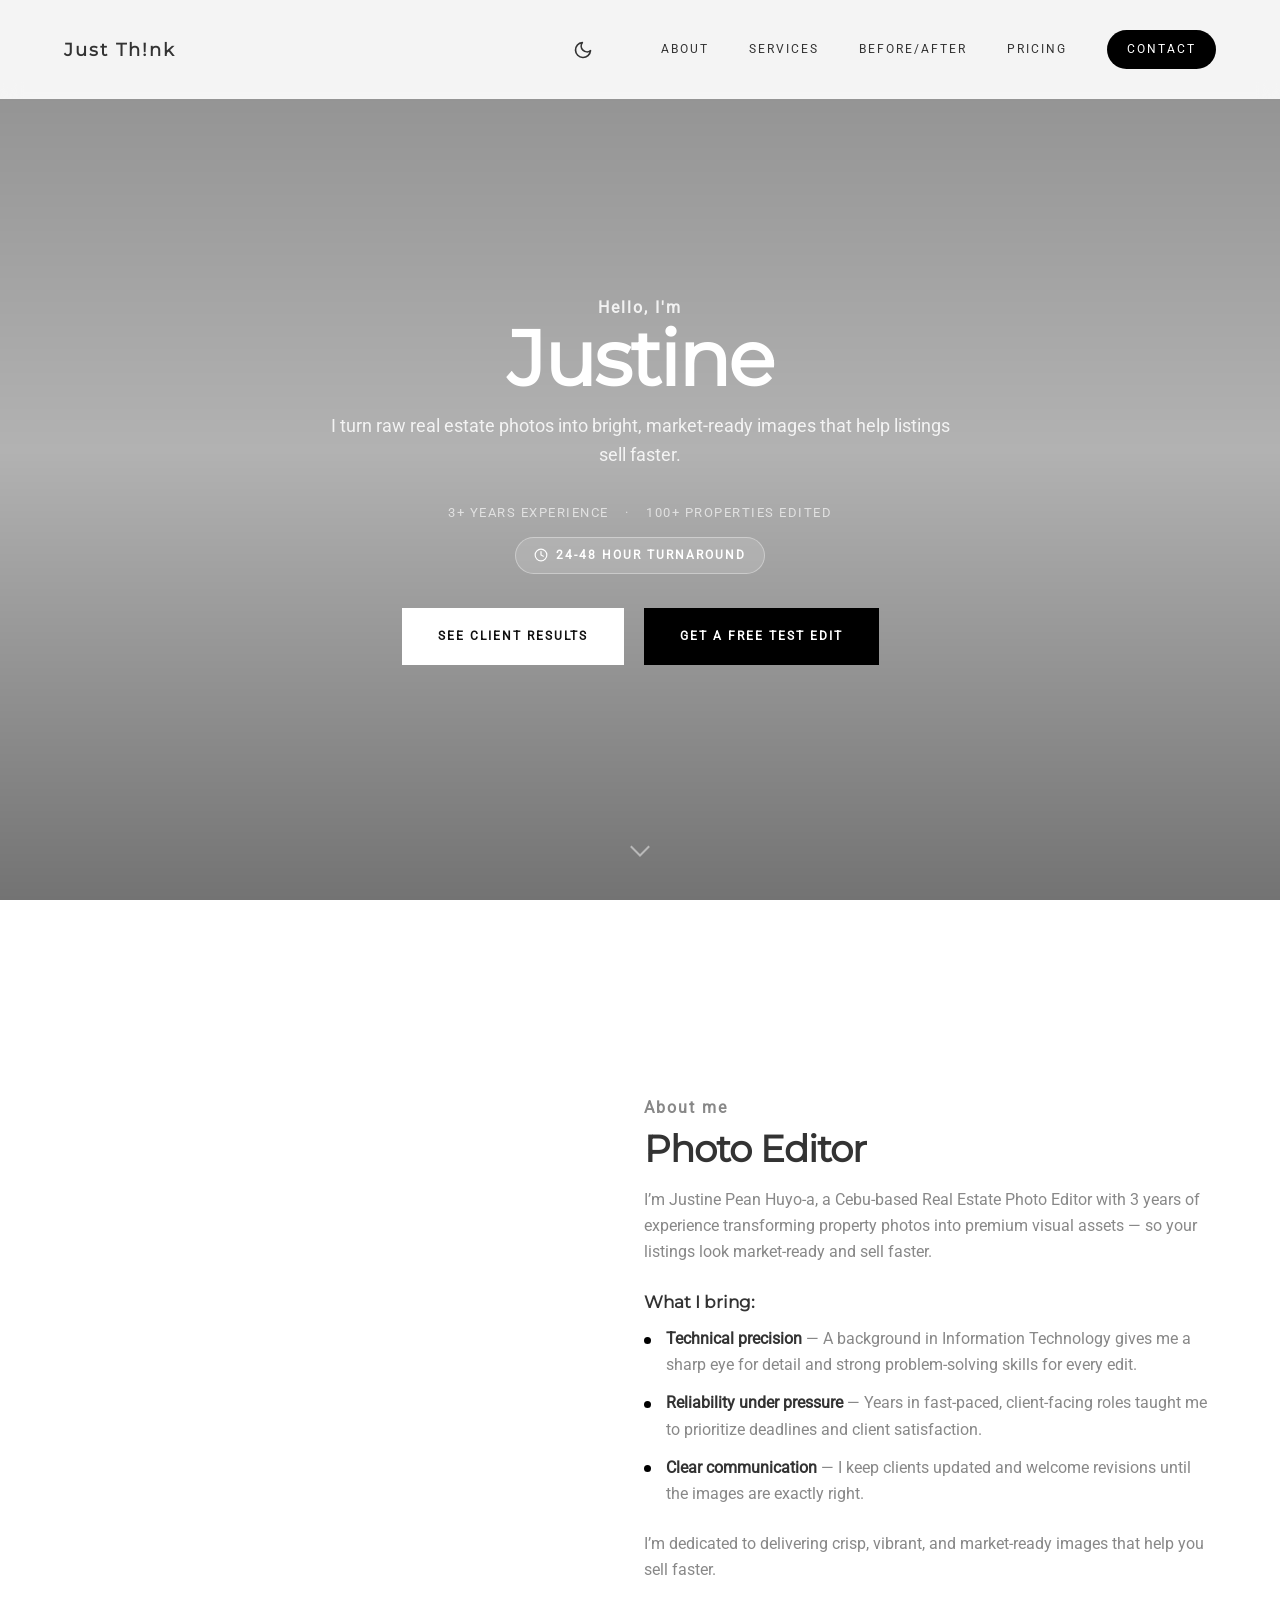
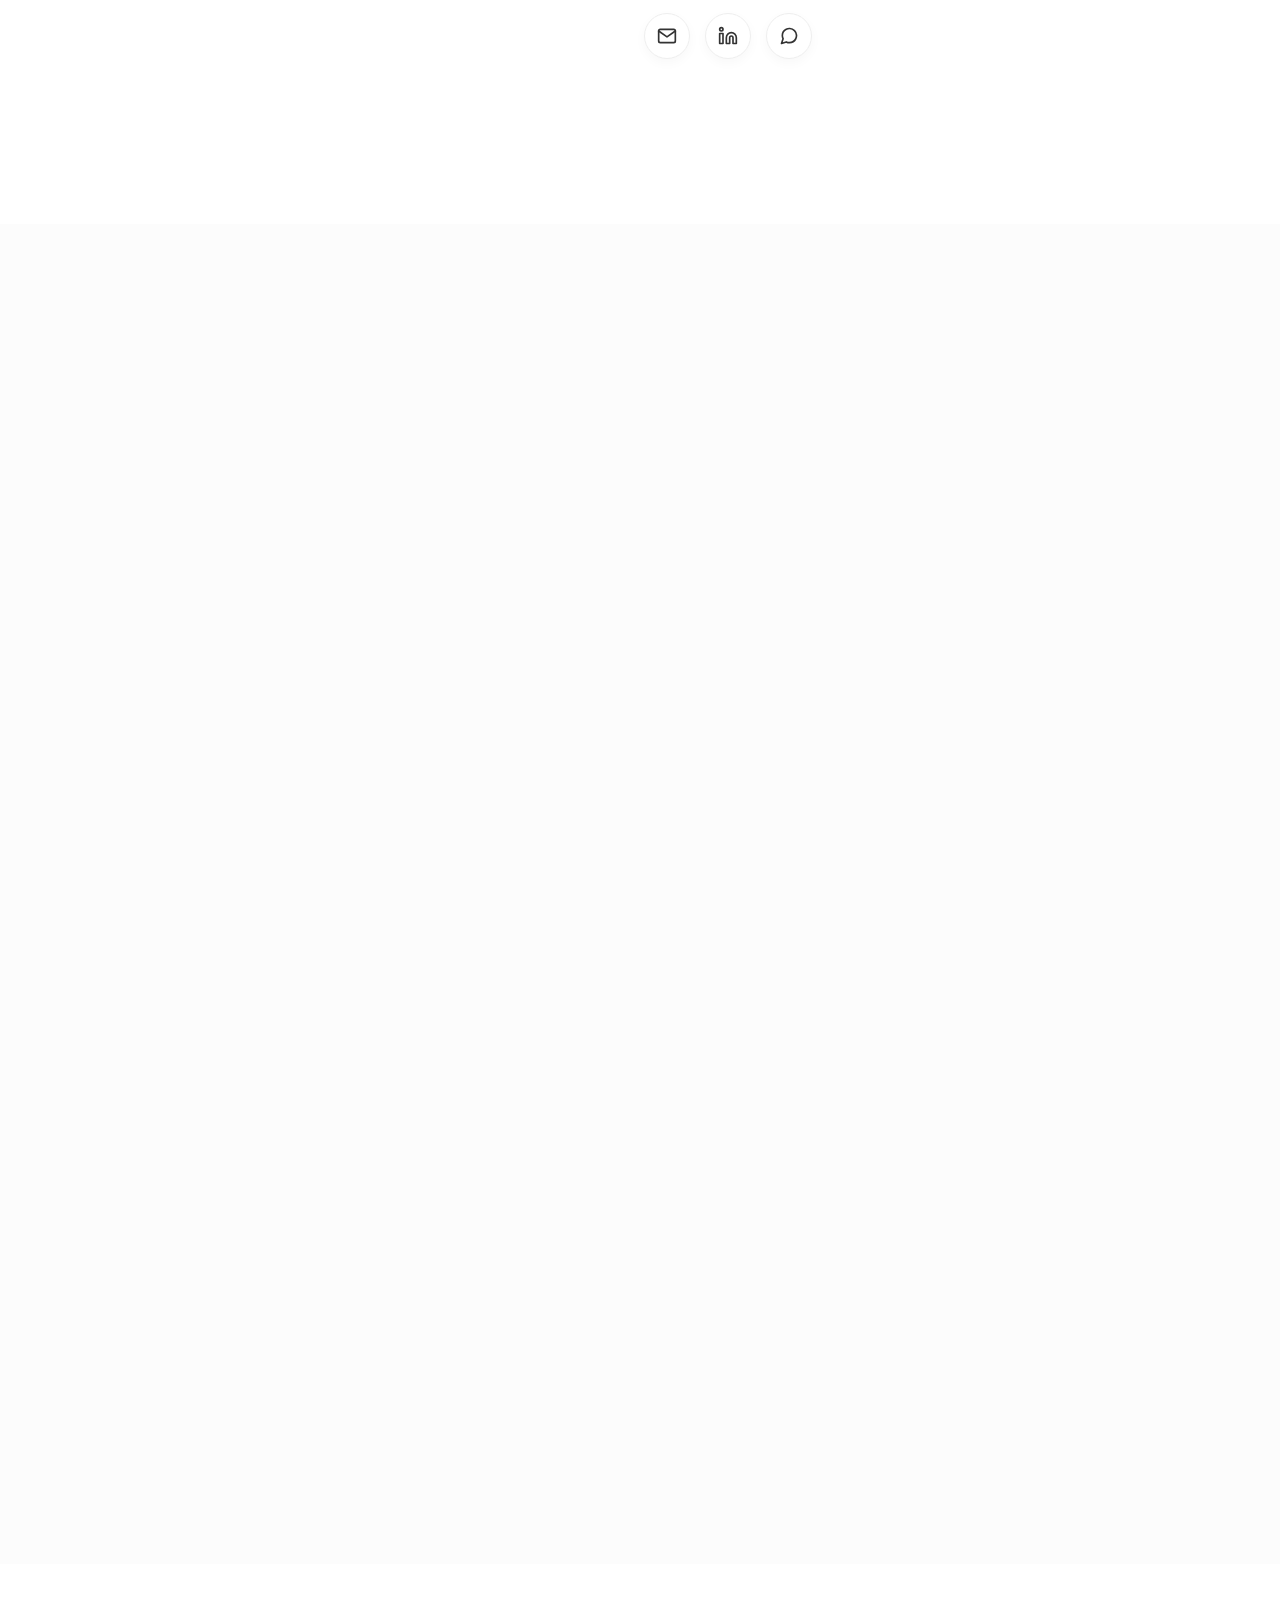
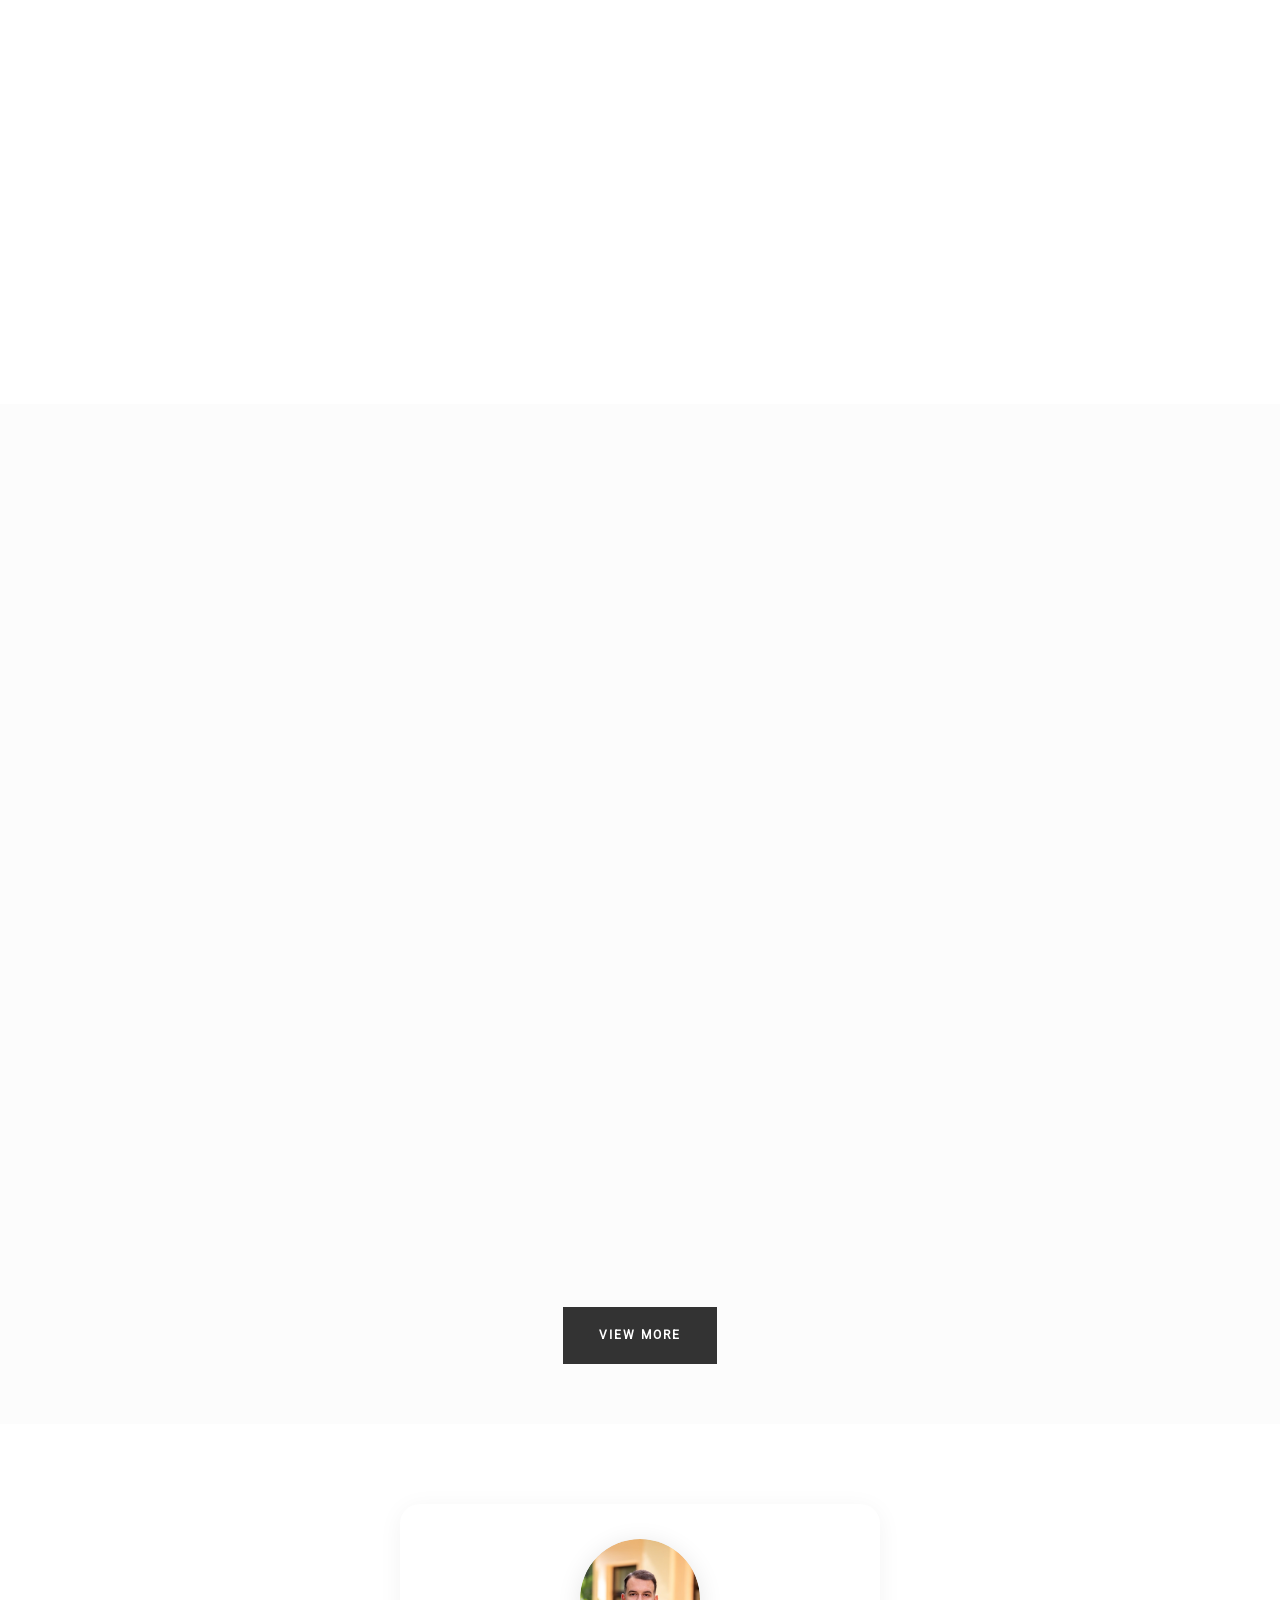
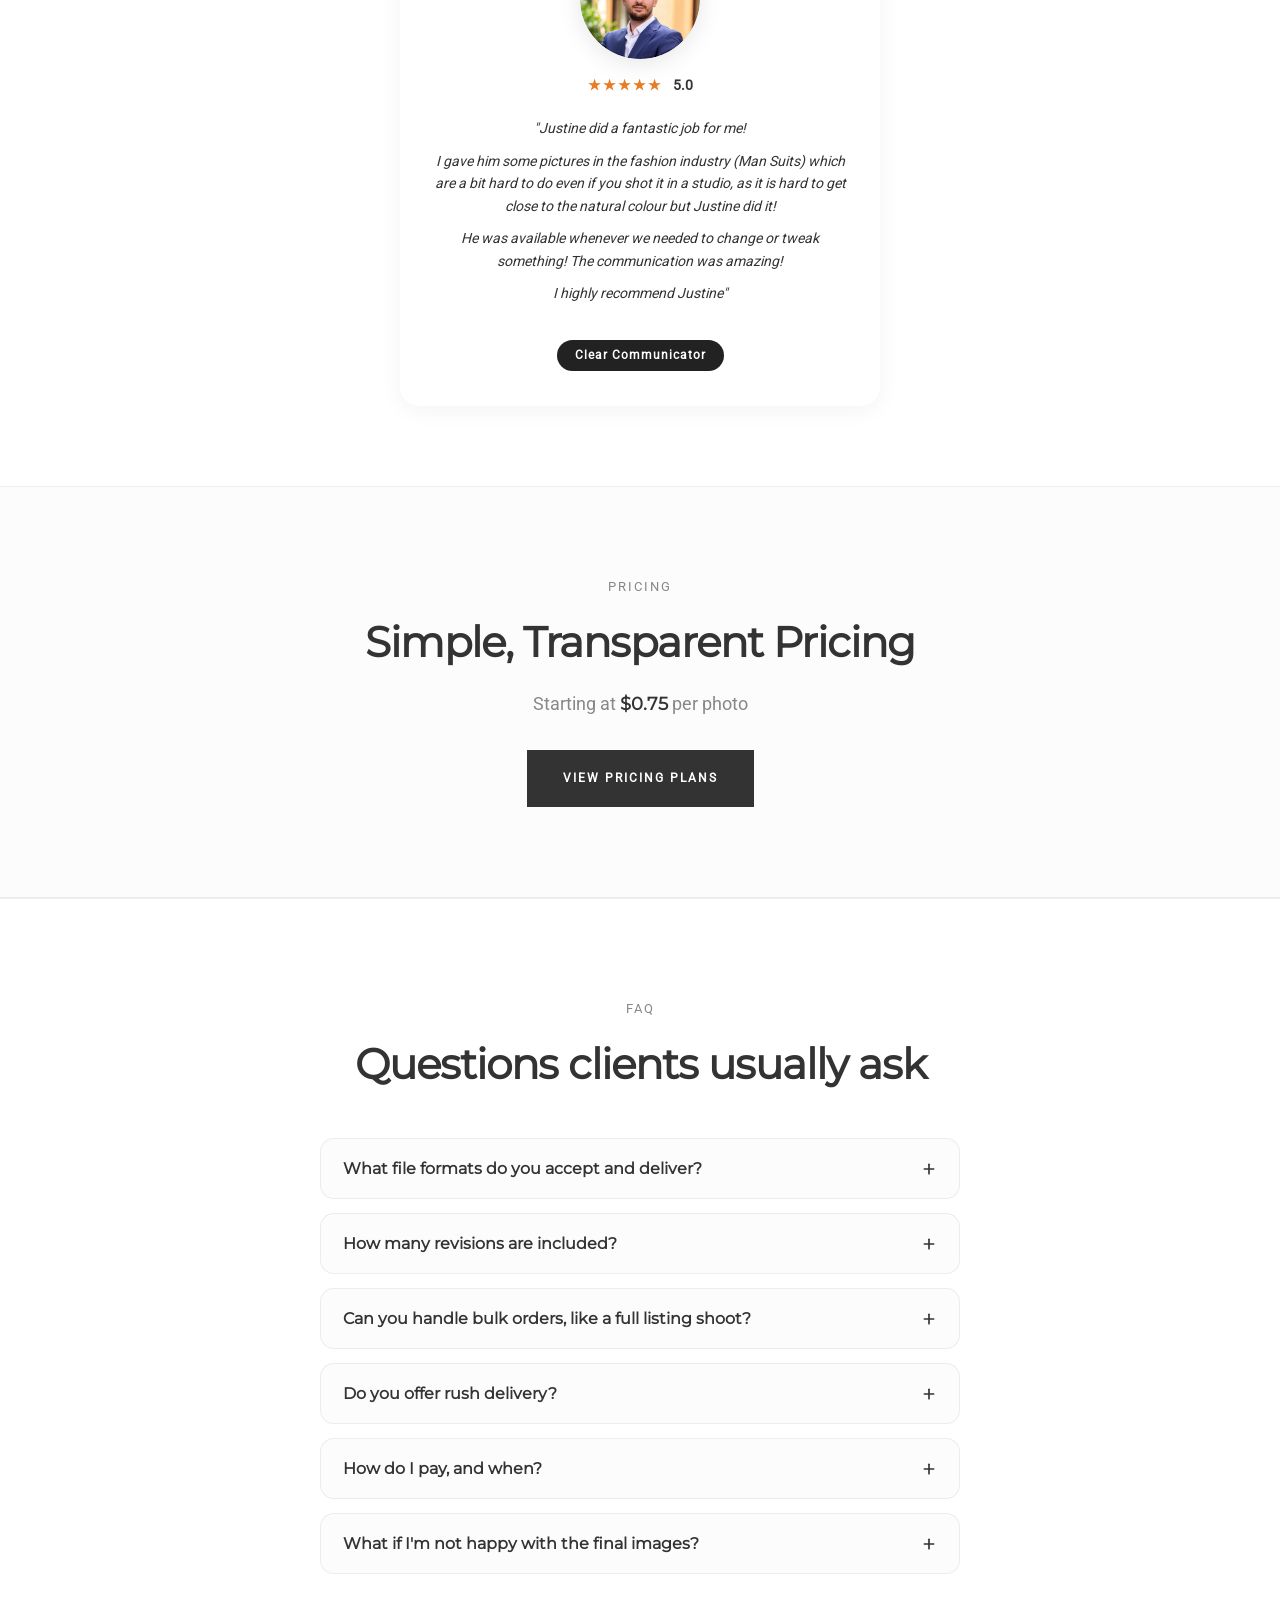
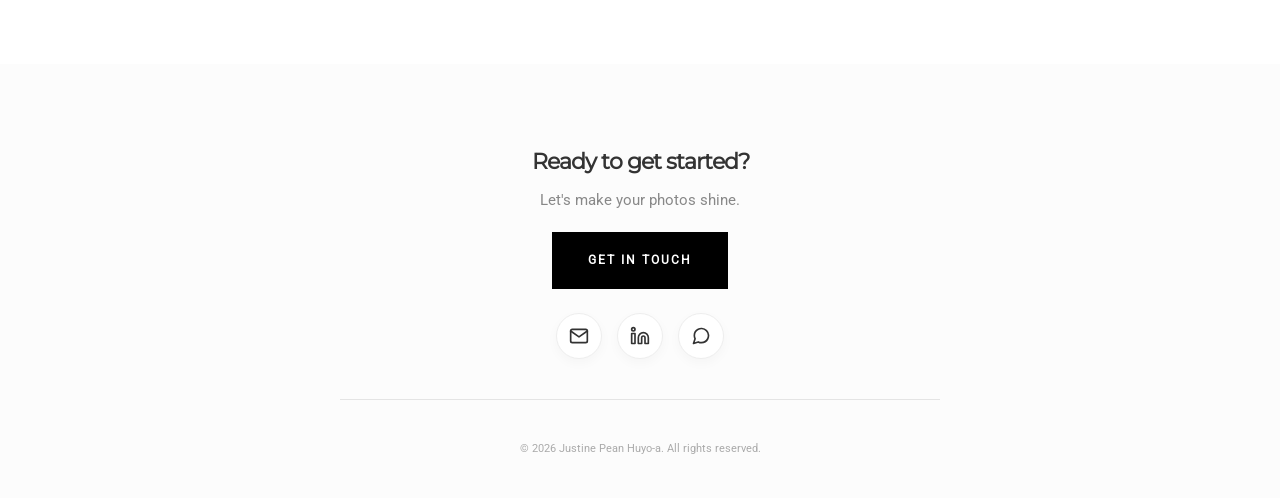
<file: index.html>
<!DOCTYPE html>
<html lang="en">
<head>
    <meta charset="UTF-8">
    <meta name="viewport" content="width=device-width, initial-scale=1.0">
    <title>Just Think | Real Estate Photo Editor</title>
    <link rel="stylesheet" href="css/base.css">
    <link rel="stylesheet" href="css/home.css">
    <link rel="icon" type="image/svg+xml" href="images/favicon.svg">
</head>
<body oncontextmenu="return false;">

    <!-- Navbar injected by common-elements.js -->
    <div id="navbar-placeholder"></div>

    <main class="hero">
        <div class="hero-background" aria-hidden="true">
            <div class="hero-bg-slide hero-bg-00"></div>
            <div class="hero-bg-slide hero-bg-01"></div>
        </div>
        <div class="hero-overlay" aria-hidden="true"></div>
        <div class="hero-container">
            <div class="hero-text">
                <p class="subtitle">Hello, I'm</p>
                <h1>Justine</h1>
                <p class="description">
                    I turn raw real estate photos into bright, market-ready images that help listings sell faster.
                </p>
                <p class="hero-stats" aria-label="3+ years experience, 100+ properties edited">
                    <span class="hero-stat">3+ Years Experience</span>
                    <span class="stat-divider" aria-hidden="true">·</span>
                    <span class="hero-stat">100+ Properties Edited</span>
                </p>
                <p class="turnaround-badge">
                    <svg width="14" height="14" viewBox="0 0 24 24" fill="none" stroke="currentColor" stroke-width="2" stroke-linecap="round" stroke-linejoin="round" aria-hidden="true"><circle cx="12" cy="12" r="10"></circle><polyline points="12 6 12 12 16 14"></polyline></svg>
                    24-48 Hour Turnaround
                </p>
                <div class="cta-container">
                    <a href="#client-results-section" class="btn">See Client Results</a>
                    <a href="contact.html" class="btn btn-primary">Get a free test edit</a>
                </div>
            </div>
        </div>
        <div class="scroll-indicator" aria-hidden="true"></div>
    </main>

    <section class="about-section bg-light" id="about">
        <div class="about-container">
            <div class="about-visual">
                <div class="image-wrapper about-image-wrapper">
                    <!-- Two stacked layers enable a true overlapping crossfade on theme toggle.
                         Only one layer is visible (opacity 1) at a time; the other
                         sits behind it (opacity 0) so the dissolve overlaps. -->
                    <img class="portrait-day"   src="images/aboutme-portrait.webp"        alt="Justine Pean Huyo-a" loading="eager">
                    <img class="portrait-night" src="images/aboutme-portrait-night.webp"  alt="Justine Pean Huyo-a" loading="eager">
                </div>
            </div>
            <div class="about-text">
                <p class="subtitle">About me</p>
                <h2>Photo Editor</h2>
                <p>
                    I’m Justine Pean Huyo-a, a Cebu-based Real Estate Photo Editor with 3 years of experience transforming property photos into premium visual assets — so your listings look market-ready and sell faster.
                </p>
                <h3 class="about-list-title">What I bring:</h3>
                <ul class="about-list">
                    <li>
                        <strong>Technical precision</strong> — A background in Information Technology gives me a sharp eye for detail and strong problem-solving skills for every edit.
                    </li>
                    <li>
                        <strong>Reliability under pressure</strong> — Years in fast-paced, client-facing roles taught me to prioritize deadlines and client satisfaction.
                    </li>
                    <li>
                        <strong>Clear communication</strong> — I keep clients updated and welcome revisions until the images are exactly right.
                    </li>
                </ul>
                <p>
                    I’m dedicated to delivering crisp, vibrant, and market-ready images that help you sell faster.
                </p>
                <div class="about-contact">
                    <a href="mailto:justine@justinepeandh.com" class="contact-link" aria-label="Email">
                        <svg width="20" height="20" viewBox="0 0 24 24" fill="none" stroke="currentColor" stroke-width="2" stroke-linecap="round" stroke-linejoin="round"><path d="M4 4h16c1.1 0 2 .9 2 2v12c0 1.1-.9 2-2 2H4c-1.1 0-2-.9-2-2V6c0-1.1.9-2 2-2z"></path><polyline points="22,6 12,13 2,6"></polyline></svg>
                    </a>
                    <a href="https://www.linkedin.com/in/justine-pean-huyo-a-06b6441bb/" target="_blank" class="contact-link" aria-label="LinkedIn">
                        <svg width="20" height="20" viewBox="0 0 24 24" fill="none" stroke="currentColor" stroke-width="2" stroke-linecap="round" stroke-linejoin="round"><path d="M16 8a6 6 0 0 1 6 6v7h-4v-7a2 2 0 0 0-2-2 2 2 0 0 0-2 2v7h-4v-7a6 6 0 0 1 6-6z"></path><rect x="2" y="9" width="4" height="12"></rect><circle cx="4" cy="4" r="2"></circle></svg>
                    </a>
                    <a href="https://wa.me/+639912238610" target="_blank" class="contact-link" aria-label="WhatsApp">
                        <svg width="20" height="20" viewBox="0 0 24 24" fill="none" stroke="currentColor" stroke-width="2" stroke-linecap="round" stroke-linejoin="round"><path d="M21 11.5a8.38 8.38 0 0 1-.9 3.8 8.5 8.5 0 0 1-7.6 4.7 8.38 8.38 0 0 1-3.8-.9L3 21l1.9-5.7a8.38 8.38 0 0 1-.9-3.8 8.5 8.5 0 0 1 4.7-7.6 8.38 8.38 0 0 1 3.8-.9h.5a8.48 8.48 0 0 1 8 8v.5z"></path></svg>
                    </a>
                </div>
            </div>
        </div>
    </section>

    <!-- Services Section -->
    <section class="services-section bg-alt" id="services">
        <div class="services-container">
            <h2 class="services-title reveal-on-scroll">My Services</h2>
            <div class="services-cards">
                <div class="service-card">
                    <figure class="service-preview">
                        <div class="comparison-slider">
                            <div class="comparison-wrapper">
                                <div class="label label-before">Before</div>
                                <div class="label label-after">After</div>
                                <img src="images/exteriorafter5.jpg" class="img-after" alt="Property photo after lens correction and color balancing" loading="lazy">
                                <img src="images/exteriorbefore5-3.jpg" class="img-before" alt="Property photo before lens correction and color balancing" loading="lazy">
                                <input type="range" min="0" max="100" value="50" class="slider-input" aria-label="Comparison slider">
                                <div class="slider-line"></div>
                            </div>
                        </div>
                    </figure>
                    <div class="service-icon service-icon-arch"></div>
                    <h3 class="service-name">Real Estate</h3>
                    <p class="service-desc">Expert lens correction, color balancing, and perspective adjustments for property photos.</p>
                </div>
                <div class="service-card">
                    <figure class="service-preview">
                        <div class="comparison-slider">
                            <div class="comparison-wrapper crop-top">
                                <div class="label label-before">Before</div>
                                <div class="label label-after">After</div>
                                <img src="images/portraitafter3.jpg" class="img-after" alt="Professional portrait after skin retouching and color grading" loading="lazy">
                                <img src="images/portraitbefore3.jpg" class="img-before" alt="Professional portrait before skin retouching and color grading" loading="lazy">
                                <input type="range" min="0" max="100" value="50" class="slider-input" aria-label="Comparison slider">
                                <div class="slider-line"></div>
                            </div>
                        </div>
                    </figure>
                    <div class="service-icon service-icon-portrait"></div>
                    <h3 class="service-name">Portrait</h3>
                    <p class="service-desc">Skin retouching, blemish removal, color grading, and enhancing professional portraits.</p>
                </div>
                <div class="service-card">
                    <figure class="service-preview">
                        <div class="comparison-slider">
                            <div class="comparison-wrapper">
                                <div class="label label-before">Before</div>
                                <div class="label label-after">After</div>
                                <img src="images/vsafter1.jpg" class="img-after" alt="Room after virtual staging with digital furniture placement" loading="lazy">
                                <img src="images/vsbefore1.jpg" class="img-before" alt="Empty room before virtual staging with digital furniture" loading="lazy">
                                <input type="range" min="0" max="100" value="50" class="slider-input" aria-label="Comparison slider">
                                <div class="slider-line"></div>
                            </div>
                        </div>
                    </figure>
                    <div class="service-icon service-icon-staging"></div>
                    <h3 class="service-name">Virtual Staging</h3>
                    <p class="service-desc">Digital furniture placement, interior styling, and scene enhancements to showcase a property.</p>
                </div>
                <div class="service-card">
                    <figure class="service-preview">
                        <div class="comparison-slider">
                            <div class="comparison-wrapper">
                                <div class="label label-before">Before</div>
                                <div class="label label-after">After</div>
                                <img src="images/aiafter1.jpg" class="img-after" alt="AI Transformation" loading="lazy">
                                <img src="images/aibefore1.jpg" class="img-before" alt="AI Transformation" loading="lazy">
                                <input type="range" min="0" max="100" value="50" class="slider-input" aria-label="Comparison slider">
                                <div class="slider-line"></div>
                            </div>
                        </div>
                    </figure>
                    <div class="service-icon service-icon-ai"></div>
                    <h3 class="service-name">AI-Powered Solutions</h3>
                    <p class="service-desc">AI-powered virtual staging, sky replacement, object decluttering, and high-end image enhancement.</p>
                </div>
            </div>
        </div>
    </section>
    <section class="how-it-works bg-light">
        <div class="how-it-works-inner">
            <h2 class="services-title reveal-on-scroll">How It Works</h2>
            <ol class="process-grid">
                <li class="process-step reveal-on-scroll">
                    <span class="process-number" aria-hidden="true">01</span>
                    <h3>Send Your Photos</h3>
                    <p>Share your raw property or portrait photos with me via email or WhatsApp.</p>
                </li>
                <li class="process-step reveal-on-scroll">
                    <span class="process-number" aria-hidden="true">02</span>
                    <h3>I Edit &amp; Retouch</h3>
                    <p>I carefully retouch, color grade, and enhance each image to a professional standard.</p>
                </li>
                <li class="process-step reveal-on-scroll">
                    <span class="process-number" aria-hidden="true">03</span>
                    <h3>Receive Polished Images</h3>
                    <p>Get your market-ready images delivered within 24-48 hours.</p>
                </li>
            </ol>
        </div>
    </section>

    <!-- Client Results Section -->
    <section id="client-results-section" class="client-results-section bg-alt">
        <div class="client-results-container">
            <h2 class="client-results-title reveal-on-scroll">Client Results</h2>
            <div class="client-results-grid">
                <div class="client-results-card reveal-on-scroll">
                    <div class="comparison-slider">
                        <div class="comparison-wrapper">
                            <div class="label label-before">Before</div>
                            <div class="label label-after">After</div>
                            <img src="images/exteriorafter1.jpg" class="img-after" alt="Real estate exterior photo after color correction and lens fix">
                            <img src="images/exteriorbefore1.jpg" class="img-before" alt="Real estate exterior photo before color correction and lens fix">
                            <input type="range" min="0" max="100" value="50" class="slider-input" aria-label="Comparison slider">
                            <div class="slider-line"></div>
                        </div>
                    </div>
                    <p class="client-results-caption">Color correction & lens fix</p>
                </div>
                <div class="client-results-card reveal-on-scroll">
                    <div class="comparison-slider">
                        <div class="comparison-wrapper">
                            <div class="label label-before">Before</div>
                            <div class="label label-after">After</div>
                            <img src="images/exteriorafter4.jpg" class="img-after" alt="Property photo with vibrant blue sky after sky replacement">
                            <img src="images/exteriorbefore4-2.jpg" class="img-before" alt="Property photo with dull overcast sky before sky replacement">
                            <input type="range" min="0" max="100" value="50" class="slider-input" aria-label="Comparison slider">
                            <div class="slider-line"></div>
                        </div>
                    </div>
                    <p class="client-results-caption">Sky replacement</p>
                </div>
                <div class="client-results-card reveal-on-scroll">
                    <div class="comparison-slider">
                        <div class="comparison-wrapper">
                            <div class="label label-before">Before</div>
                            <div class="label label-after">After</div>
                            <img src="images/interiorafter3.jpg" class="img-after" alt="Interior photo with natural tones after white balance and exposure fix">
                            <img src="images/interiorbefore3-3.jpg" class="img-before" alt="Interior photo with warm color cast before white balance correction">
                            <input type="range" min="0" max="100" value="50" class="slider-input" aria-label="Comparison slider">
                            <div class="slider-line"></div>
                        </div>
                    </div>
                    <p class="client-results-caption">White balance & exposure fix</p>
                </div>
                <div class="client-results-card reveal-on-scroll">
                    <div class="comparison-slider">
                        <div class="comparison-wrapper">
                            <div class="label label-before">Before</div>
                            <div class="label label-after">After</div>
                            <img src="images/interiorafter4.jpg" class="img-after" alt="Bright well-lit interior photo after enhancement and color grading">
                            <img src="images/interiorbefore4-3.jpg" class="img-before" alt="Dark underexposed interior photo before brightness enhancement">
                            <input type="range" min="0" max="100" value="50" class="slider-input" aria-label="Comparison slider">
                            <div class="slider-line"></div>
                        </div>
                    </div>
                    <p class="client-results-caption">Brightness enhancement & color grading</p>
                </div>
                <div class="client-results-card reveal-on-scroll">
                    <div class="comparison-slider">
                        <div class="comparison-wrapper">
                            <div class="label label-before">Before</div>
                            <div class="label label-after">After</div>
                            <img src="images/vtafter1.jpg" class="img-after" alt="Exterior property photo after virtual twilight conversion with enhanced sky and lighting">
                            <img src="images/vtbefore1-2.jpg" class="img-before" alt="Exterior property photo before virtual twilight conversion, shot in daylight">
                            <input type="range" min="0" max="100" value="50" class="slider-input" aria-label="Comparison slider">
                            <div class="slider-line"></div>
                        </div>
                    </div>
                    <p class="client-results-caption">Virtual Twilight</p>
                </div>
                <div class="client-results-card reveal-on-scroll">
                    <div class="comparison-slider">
                        <div class="comparison-wrapper">
                            <div class="label label-before">Before</div>
                            <div class="label label-after">After</div>
                            <img src="images/aiafter1.jpg" class="img-after" alt="AI Transformation">
                            <img src="images/aibefore1.jpg" class="img-before" alt="AI Transformation">
                            <input type="range" min="0" max="100" value="50" class="slider-input" aria-label="Comparison slider">
                            <div class="slider-line"></div>
                        </div>
                    </div>
                    <p class="client-results-caption">AI Transformation</p>
                </div>
            </div>
            <div class="client-results-cta reveal-on-scroll">
                <a href="before-after.html" class="btn">View More</a>
            </div>
        </div>
    </section>

    <section class="testimonial-section bg-light">
        <div class="testimonial-container reveal-on-scroll">
            <div class="testimonial-client">
                <div class="testimonial-img-wrapper">
                    <img src="images/client1.jpg" alt="Client photo" class="testimonial-img">
                </div>
            </div>
            <div class="testimonial-content">
                <div class="testimonial-rating">
                    <span class="testimonial-stars">★★★★★</span>
                    <span class="testimonial-score">5.0</span>
                </div>
                <blockquote class="testimonial-quote">
                    <p>"Justine did a fantastic job for me!</p>
                    <p>I gave him some pictures in the fashion industry (Man Suits) which are a bit hard to do even if you shot it in a studio, as it is hard to get close to the natural colour but Justine did it!</p>
                    <p>He was available whenever we needed to change or tweak something! The communication was amazing!</p>
                    <p>I highly recommend Justine"</p>
                </blockquote>
                <div class="testimonial-meta">
                    <span class="testimonial-badge">Clear Communicator</span>
                </div>
            </div>
        </div>
    </section>

    <!-- Pricing Teaser -->
    <section class="pricing-teaser reveal-on-scroll" id="pricing-teaser">
        <div class="pricing-teaser-inner">
            <p class="subtitle">Pricing</p>
            <h2 class="pricing-teaser-title">Simple, Transparent Pricing</h2>
            <p class="pricing-teaser-price">Starting at <strong>$0.75</strong> per photo</p>
            <a href="pricing.html" class="btn">View Pricing Plans</a>
        </div>
    </section>

    <!-- FAQ -->
    <section class="faq-section bg-light" id="faq">
        <div class="faq-inner reveal-on-scroll">
            <p class="subtitle">FAQ</p>
            <h2 class="faq-title">Questions clients usually ask</h2>
            <div class="faq-list">

                <div class="faq-item">
                    <h3 class="faq-heading">
                        <button type="button" class="faq-question" id="faq-q1" aria-expanded="false" aria-controls="faq-a1">
                            <span>What file formats do you accept and deliver?</span>
                            <svg class="faq-icon" width="16" height="16" viewBox="0 0 24 24" fill="none" stroke="currentColor" stroke-width="2.5" stroke-linecap="round" stroke-linejoin="round" aria-hidden="true"><line x1="12" y1="5" x2="12" y2="19"></line><line x1="5" y1="12" x2="19" y2="12"></line></svg>
                        </button>
                    </h3>
                    <div class="faq-answer" id="faq-a1" role="region" aria-labelledby="faq-q1">
                        <p>I accept RAW, JPEG, HEIC, and TIFF files. Final edits are delivered as high-resolution JPEGs by default, with other formats available on request.</p>
                    </div>
                </div>

                <div class="faq-item">
                    <h3 class="faq-heading">
                        <button type="button" class="faq-question" id="faq-q2" aria-expanded="false" aria-controls="faq-a2">
                            <span>How many revisions are included?</span>
                            <svg class="faq-icon" width="16" height="16" viewBox="0 0 24 24" fill="none" stroke="currentColor" stroke-width="2.5" stroke-linecap="round" stroke-linejoin="round" aria-hidden="true"><line x1="12" y1="5" x2="12" y2="19"></line><line x1="5" y1="12" x2="19" y2="12"></line></svg>
                        </button>
                    </h3>
                    <div class="faq-answer" id="faq-a2" role="region" aria-labelledby="faq-q2">
                        <p>Revisions are included with every package — 1 round on Basic, 2 on Standard, and 3 on Premium. Additional rounds can be added if needed.</p>
                    </div>
                </div>

                <div class="faq-item">
                    <h3 class="faq-heading">
                        <button type="button" class="faq-question" id="faq-q3" aria-expanded="false" aria-controls="faq-a3">
                            <span>Can you handle bulk orders, like a full listing shoot?</span>
                            <svg class="faq-icon" width="16" height="16" viewBox="0 0 24 24" fill="none" stroke="currentColor" stroke-width="2.5" stroke-linecap="round" stroke-linejoin="round" aria-hidden="true"><line x1="12" y1="5" x2="12" y2="19"></line><line x1="5" y1="12" x2="19" y2="12"></line></svg>
                        </button>
                    </h3>
                    <div class="faq-answer" id="faq-a3" role="region" aria-labelledby="faq-q3">
                        <p>Yes. I regularly edit 20 to 100+ photos per listing. Send the full batch and I'll quote based on volume, with the same 24-48 hour turnaround.</p>
                    </div>
                </div>

                <div class="faq-item">
                    <h3 class="faq-heading">
                        <button type="button" class="faq-question" id="faq-q4" aria-expanded="false" aria-controls="faq-a4">
                            <span>Do you offer rush delivery?</span>
                            <svg class="faq-icon" width="16" height="16" viewBox="0 0 24 24" fill="none" stroke="currentColor" stroke-width="2.5" stroke-linecap="round" stroke-linejoin="round" aria-hidden="true"><line x1="12" y1="5" x2="12" y2="19"></line><line x1="5" y1="12" x2="19" y2="12"></line></svg>
                        </button>
                    </h3>
                    <div class="faq-answer" id="faq-a4" role="region" aria-labelledby="faq-q4">
                        <p>Yes. Rush delivery is available: +25% for 12-24 hour turnaround, +50% for same-day, +75% for under 6 hours, and +100% for under 3 hours, depending on current workload.</p>
                    </div>
                </div>

                <div class="faq-item">
                    <h3 class="faq-heading">
                        <button type="button" class="faq-question" id="faq-q5" aria-expanded="false" aria-controls="faq-a5">
                            <span>How do I pay, and when?</span>
                            <svg class="faq-icon" width="16" height="16" viewBox="0 0 24 24" fill="none" stroke="currentColor" stroke-width="2.5" stroke-linecap="round" stroke-linejoin="round" aria-hidden="true"><line x1="12" y1="5" x2="12" y2="19"></line><line x1="5" y1="12" x2="19" y2="12"></line></svg>
                        </button>
                    </h3>
                    <div class="faq-answer" id="faq-a5" role="region" aria-labelledby="faq-q5">
                        <p>Payment is due on delivery via bank transfer or PayPal. For bulk or recurring clients, I can also set up weekly or monthly invoicing.</p>
                    </div>
                </div>

                <div class="faq-item">
                    <h3 class="faq-heading">
                        <button type="button" class="faq-question" id="faq-q6" aria-expanded="false" aria-controls="faq-a6">
                            <span>What if I'm not happy with the final images?</span>
                            <svg class="faq-icon" width="16" height="16" viewBox="0 0 24 24" fill="none" stroke="currentColor" stroke-width="2.5" stroke-linecap="round" stroke-linejoin="round" aria-hidden="true"><line x1="12" y1="5" x2="12" y2="19"></line><line x1="5" y1="12" x2="19" y2="12"></line></svg>
                        </button>
                    </h3>
                    <div class="faq-answer" id="faq-a6" role="region" aria-labelledby="faq-q6">
                        <p>Let me know what's off and I'll re-edit at no extra cost. My goal is for you to only pay for images you're glad to use in your listings.</p>
                    </div>
                </div>

            </div>
        </div>
    </section>

    <!-- Footer & Back-to-top injected by common-elements.js -->
    <div id="footer-placeholder"></div>

    <script src="js/common-elements.js?v=2"></script>
    <script src="js/script.js"></script>

</body>
</html>
</file>
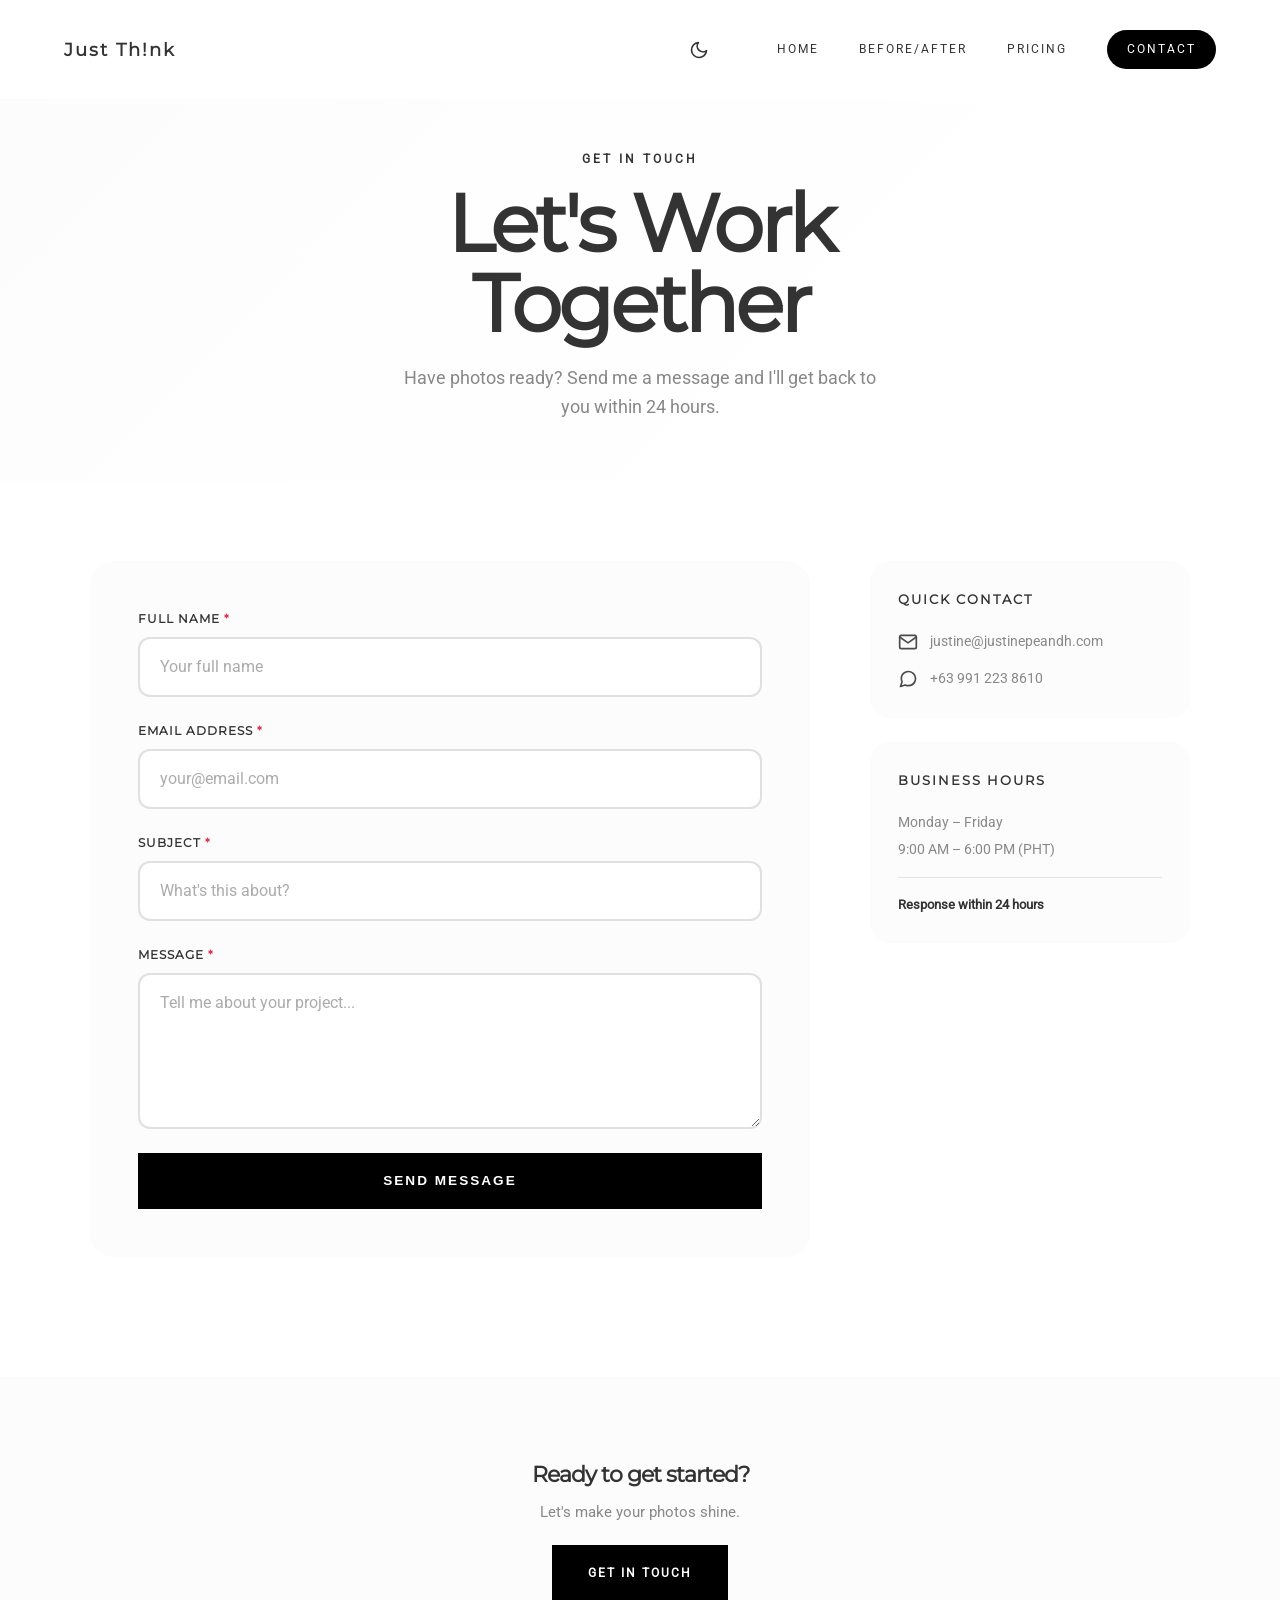
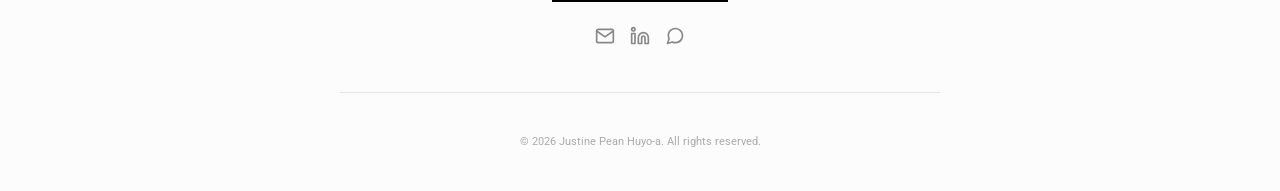
<file: contact.html>
<!DOCTYPE html>
<html lang="en" class="contact-page">
<head>
    <meta charset="UTF-8">
    <meta name="viewport" content="width=device-width, initial-scale=1.0">
    <title>Just Think | Contact</title>
    <meta name="description" content="Get in touch for professional real estate photo editing. Request a free sample edit or ask a question.">
    <link rel="stylesheet" href="css/base.css">
    <link rel="stylesheet" href="css/contact.css">
    <link rel="icon" type="image/svg+xml" href="images/favicon.svg">
</head>
<body oncontextmenu="return false;">

    <!-- Navbar injected by common-elements.js -->
    <div id="navbar-placeholder"></div>

    <main class="contact-main">
        <header class="contact-hero">
            <div class="contact-hero-inner reveal-on-scroll">
                <p class="contact-kicker">Get In Touch</p>
                <h1>Let's Work<br>Together</h1>
                <p class="contact-lead">Have photos ready? Send me a message and I'll get back to you within 24 hours.</p>
            </div>
        </header>

        <section class="contact-section">
            <div class="contact-section-inner">
                <div class="contact-form-wrapper reveal-on-scroll">
                    <form id="contact-form" class="contact-form" novalidate>
                        <div class="form-group">
                            <label for="full-name" class="form-label">
                                Full Name <span class="required" aria-hidden="true">*</span>
                            </label>
                            <input
                                type="text"
                                id="full-name"
                                name="fullName"
                                class="form-input"
                                placeholder="Your full name"
                                required
                                autocomplete="name"
                                aria-required="true"
                                aria-describedby="name-error"
                            >
                            <span id="name-error" class="form-error" role="alert" aria-live="polite"></span>
                        </div>

                        <div class="form-group">
                            <label for="email" class="form-label">
                                Email Address <span class="required" aria-hidden="true">*</span>
                            </label>
                            <input
                                type="email"
                                id="email"
                                name="email"
                                class="form-input"
                                placeholder="your@email.com"
                                required
                                autocomplete="email"
                                aria-required="true"
                                aria-describedby="email-error"
                            >
                            <span id="email-error" class="form-error" role="alert" aria-live="polite"></span>
                        </div>

                        <div class="form-group">
                            <label for="subject" class="form-label">
                                Subject <span class="required" aria-hidden="true">*</span>
                            </label>
                            <input
                                type="text"
                                id="subject"
                                name="subject"
                                class="form-input"
                                placeholder="What's this about?"
                                required
                                aria-required="true"
                                aria-describedby="subject-error"
                            >
                            <span id="subject-error" class="form-error" role="alert" aria-live="polite"></span>
                        </div>

                        <div class="form-group">
                            <label for="message" class="form-label">
                                Message <span class="required" aria-hidden="true">*</span>
                            </label>
                            <textarea
                                id="message"
                                name="message"
                                class="form-input form-textarea"
                                placeholder="Tell me about your project..."
                                rows="5"
                                required
                                aria-required="true"
                                aria-describedby="message-error"
                            ></textarea>
                            <span id="message-error" class="form-error" role="alert" aria-live="polite"></span>
                        </div>

                        <button type="submit" class="btn btn-primary form-submit" id="submit-btn">
                            <span class="btn-text">Send Message</span>
                            <span class="btn-loading" aria-hidden="true"></span>
                        </button>

                        <div id="form-status" class="form-status" role="status" aria-live="polite"></div>
                    </form>
                </div>

                <aside class="contact-sidebar reveal-on-scroll">
                    <div class="contact-info-card">
                        <h3>Quick Contact</h3>
                        <p class="contact-info-item">
                            <svg width="20" height="20" viewBox="0 0 24 24" fill="none" stroke="currentColor" stroke-width="2" stroke-linecap="round" stroke-linejoin="round" aria-hidden="true"><path d="M4 4h16c1.1 0 2 .9 2 2v12c0 1.1-.9 2-2 2H4c-1.1 0-2-.9-2-2V6c0-1.1.9-2 2-2z"></path><polyline points="22,6 12,13 2,6"></polyline></svg>
                            <a href="mailto:justine@justinepeandh.com">justine@justinepeandh.com</a>
                        </p>
                        <p class="contact-info-item">
                            <svg width="20" height="20" viewBox="0 0 24 24" fill="none" stroke="currentColor" stroke-width="2" stroke-linecap="round" stroke-linejoin="round" aria-hidden="true"><path d="M21 11.5a8.38 8.38 0 0 1-.9 3.8 8.5 8.5 0 0 1-7.6 4.7 8.38 8.38 0 0 1-3.8-.9L3 21l1.9-5.7a8.38 8.38 0 0 1-.9-3.8 8.5 8.5 0 0 1 4.7-7.6 8.38 8.38 0 0 1 3.8-.9h.5a8.48 8.48 0 0 1 8 8v.5z"></path></svg>
                            <a href="https://wa.me/+639912238610" target="_blank" rel="noopener">+63 991 223 8610</a>
                        </p>
                    </div>

                    <div class="contact-info-card">
                        <h3>Business Hours</h3>
                        <p class="contact-info-text">Monday – Friday</p>
                        <p class="contact-info-text">9:00 AM – 6:00 PM (PHT)</p>
                        <p class="contact-info-note">Response within 24 hours</p>
                    </div>
                </aside>
            </div>
        </section>
    </main>

    <!-- Footer & Back-to-top injected by common-elements.js -->
    <div id="footer-placeholder"></div>

    <script src="js/common-elements.js?v=2"></script>
    <script src="js/contact-form.js"></script>
    <script src="js/script.js"></script>

</body>
</html>
</file>
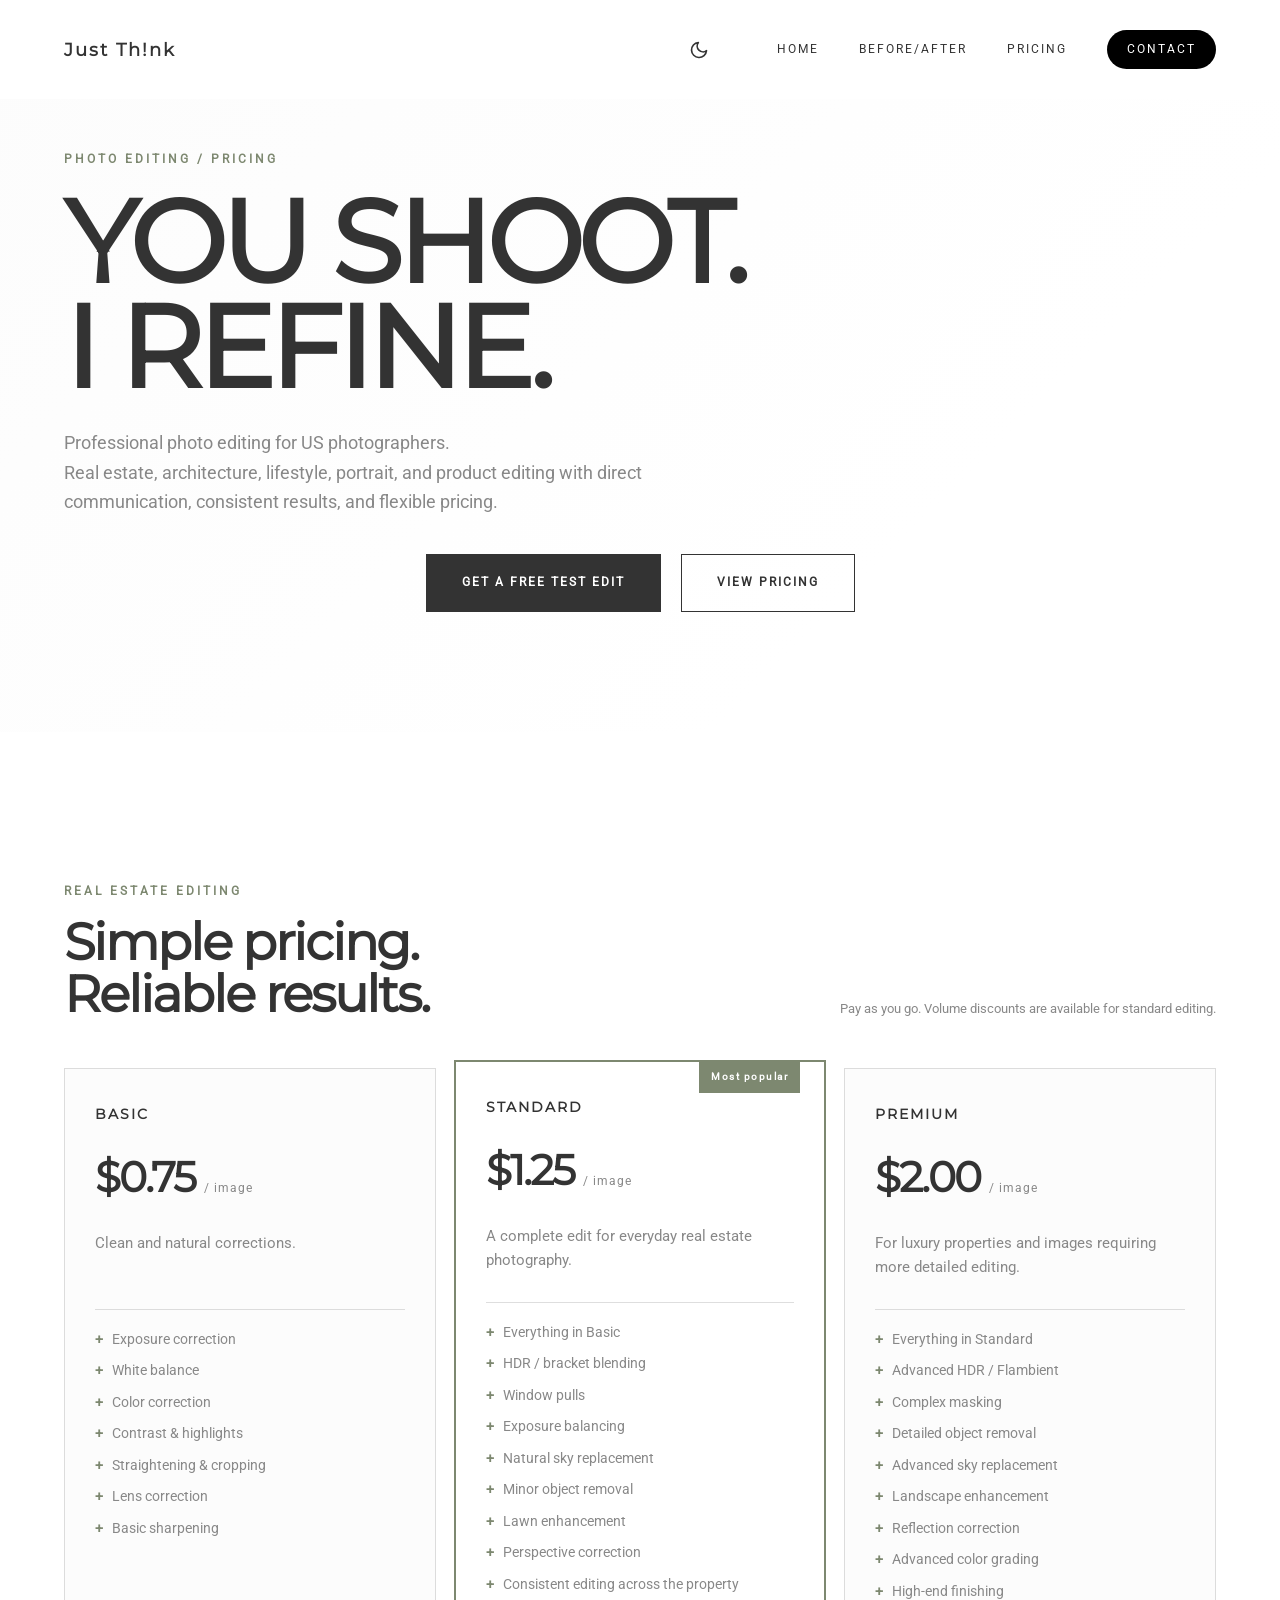
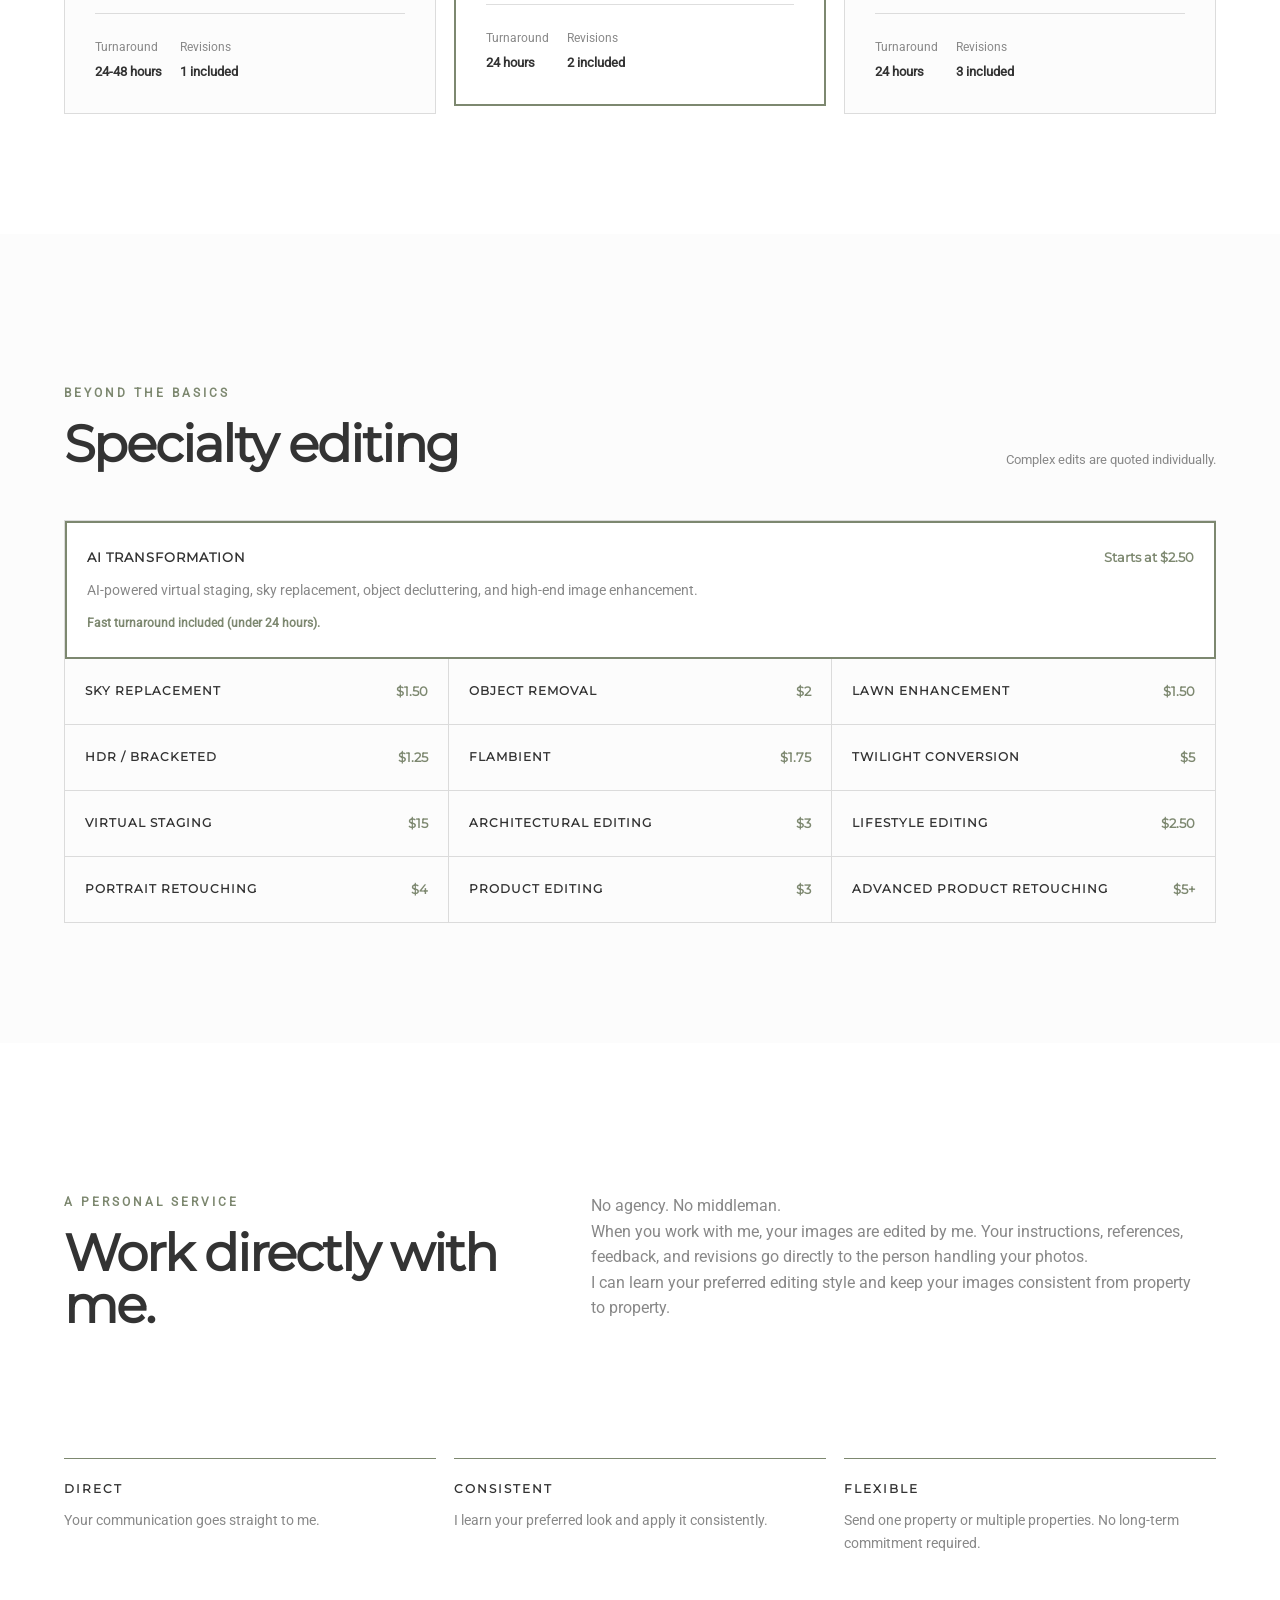
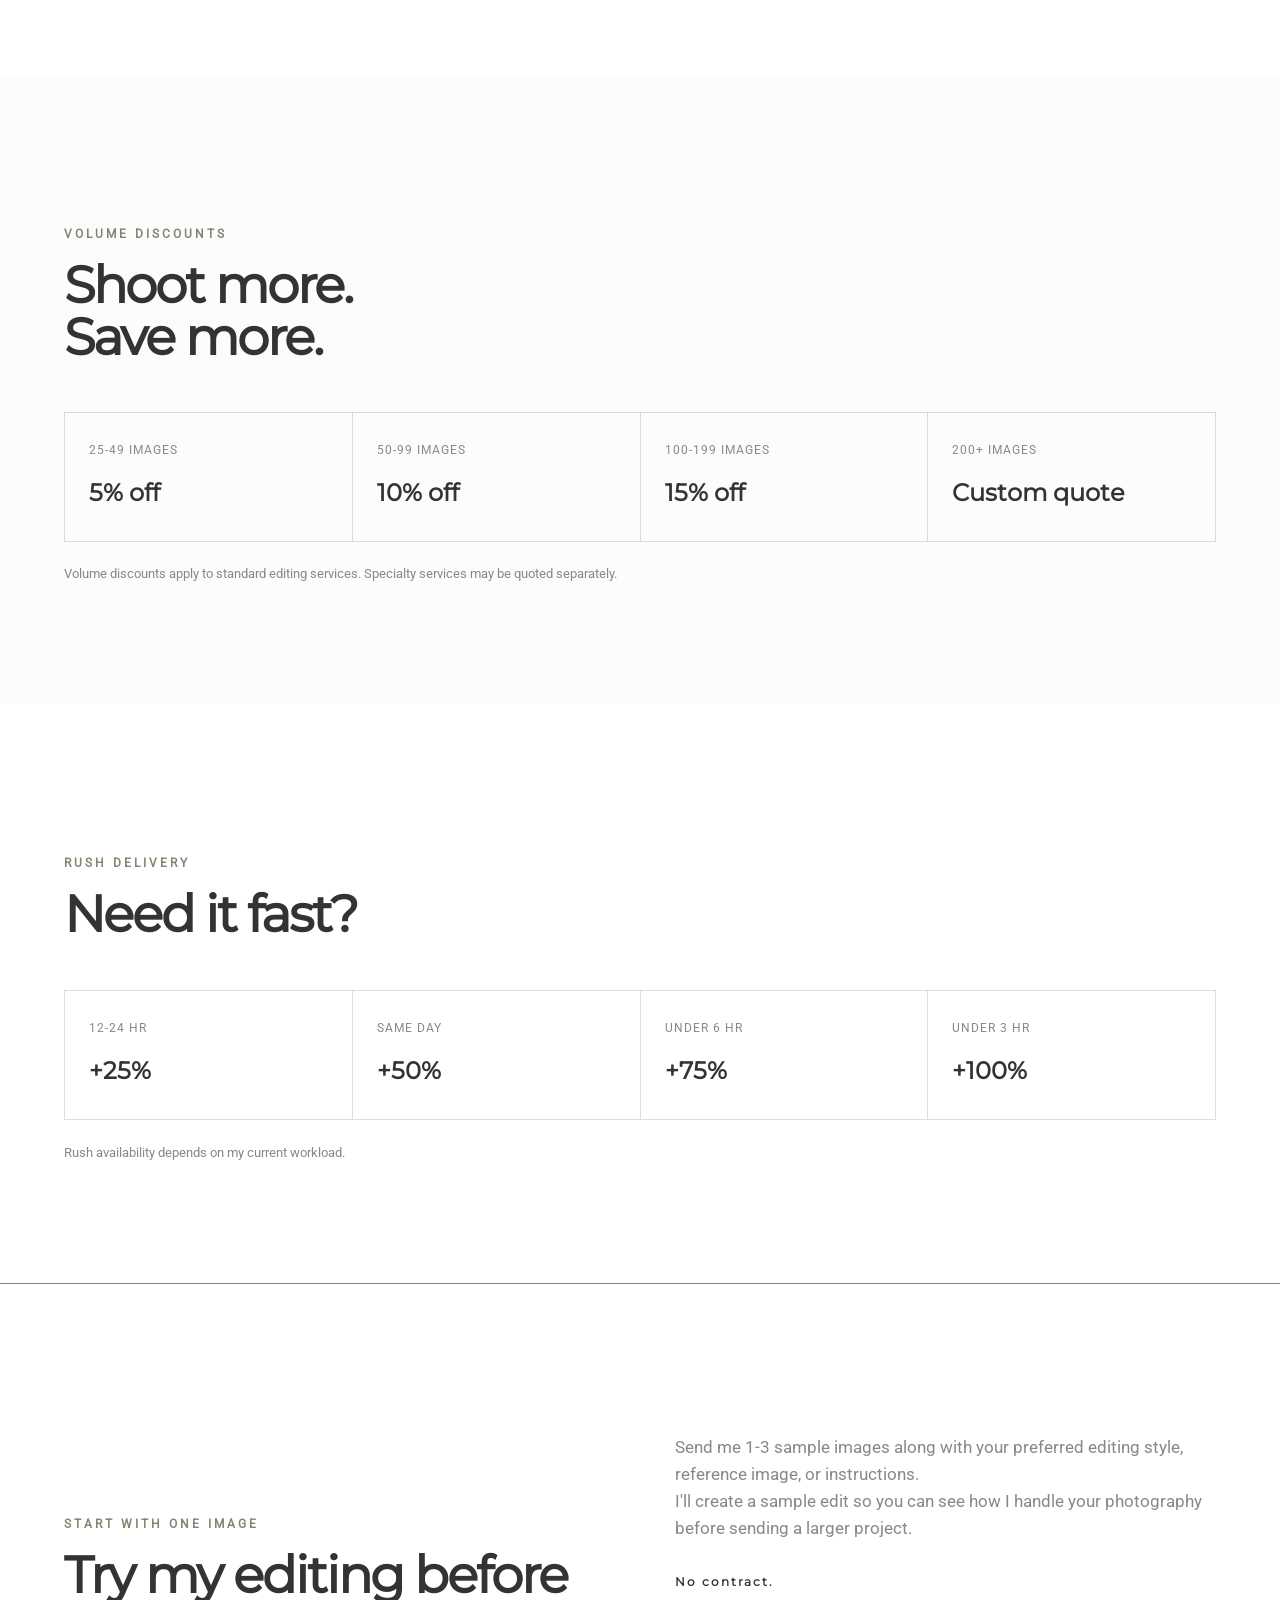
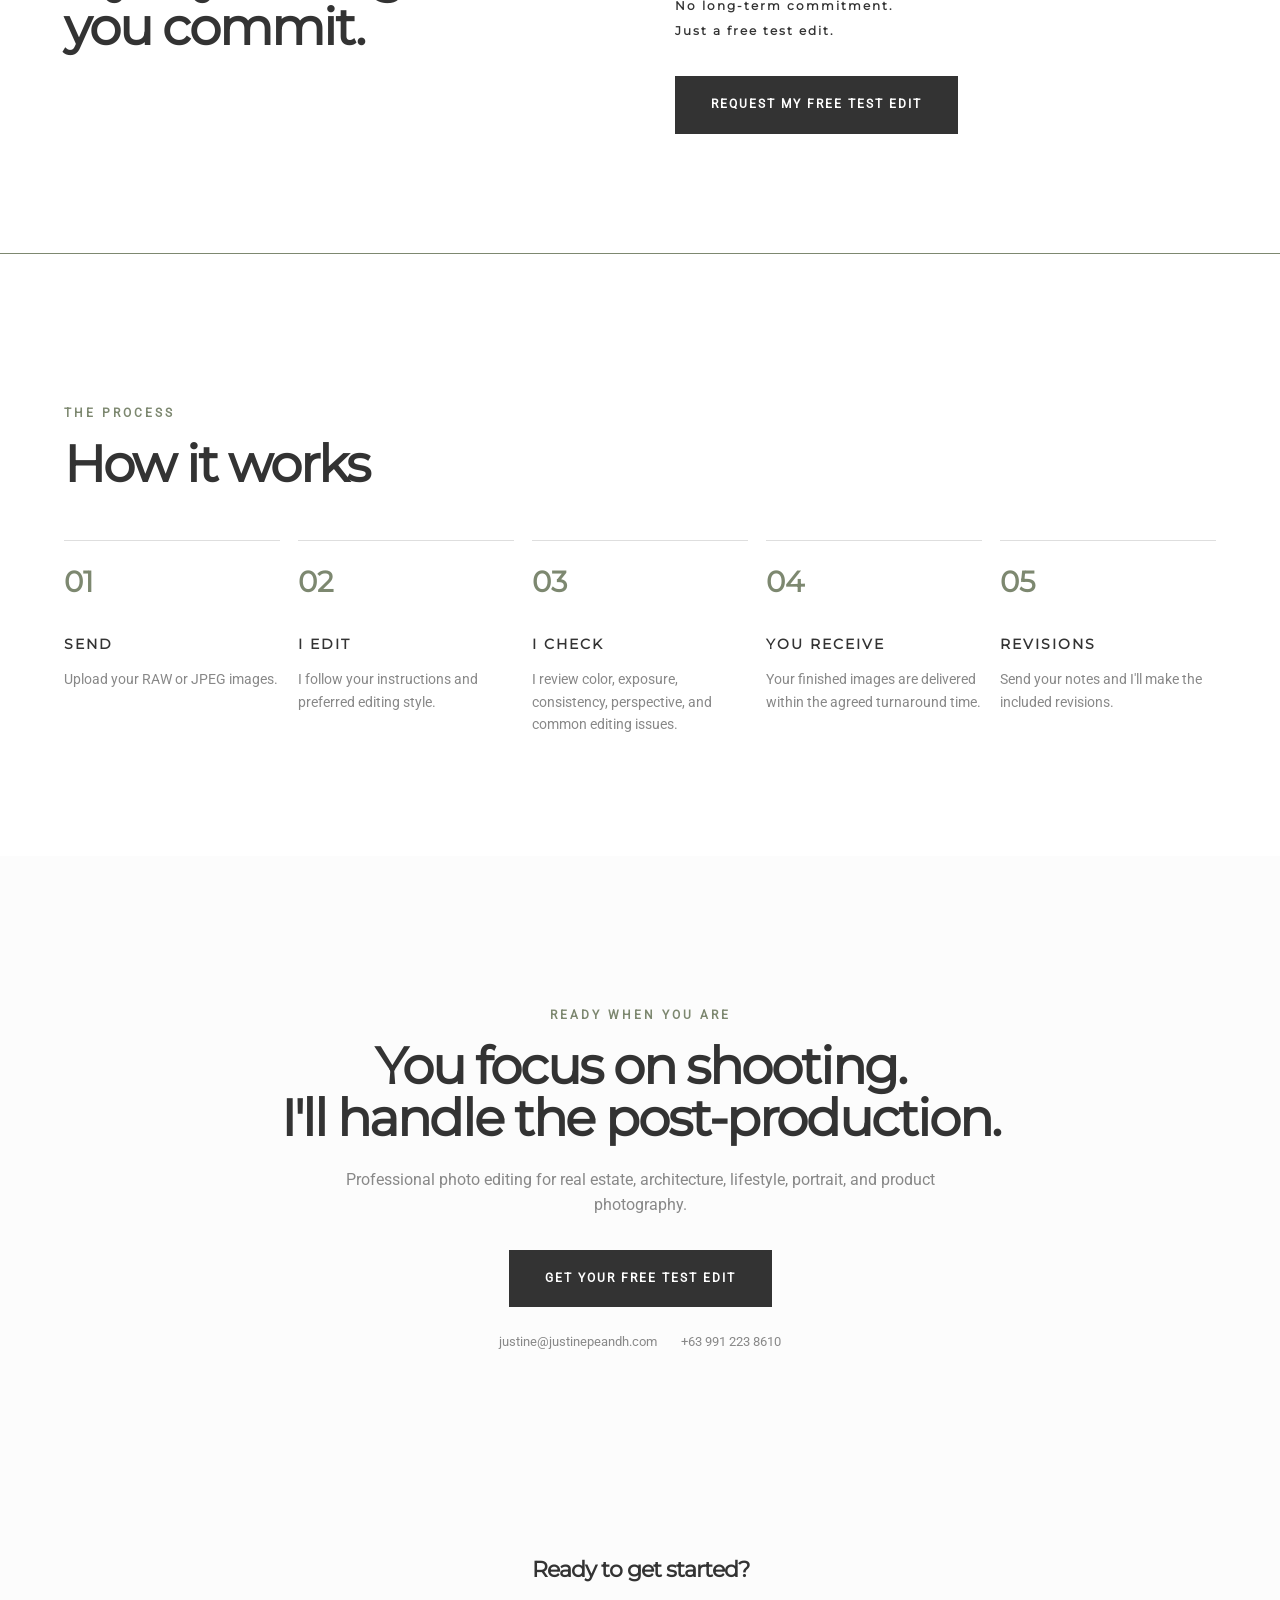
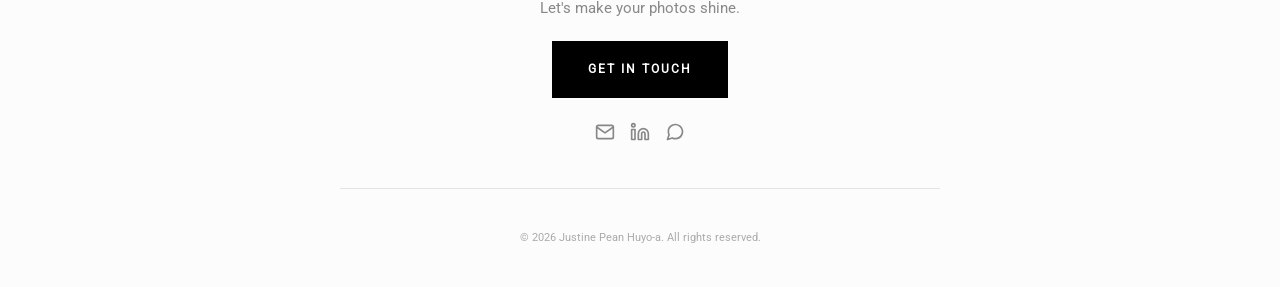
<file: pricing.html>
<!DOCTYPE html>
<html lang="en" class="pricing-page">
<head>
    <meta charset="UTF-8">
    <meta name="viewport" content="width=device-width, initial-scale=1.0">
    <title>Just Think | Pricing</title>
    <meta name="description" content="Affordable professional photo editing for US real estate photographers. HDR, flambient, sky replacement, virtual staging, architecture, lifestyle, portrait, and product editing.">
    <link rel="stylesheet" href="css/base.css">
    <link rel="stylesheet" href="css/pricing.css">
    <link rel="icon" type="image/svg+xml" href="images/favicon.svg">
</head>
<body oncontextmenu="return false;">

    <!-- Navbar injected by common-elements.js -->
    <div id="navbar-placeholder"></div>

    <main class="pricing-main">
        <header class="pricing-hero">
            <div class="pricing-hero-inner">
                <p class="pricing-kicker">Photo editing / Pricing</p>
                <h1>YOU SHOOT.<br>I REFINE.</h1>
                <p class="pricing-lead">Professional photo editing for US photographers.<br>Real estate, architecture, lifestyle, portrait, and product editing with direct communication, consistent results, and flexible pricing.</p>
                <div class="cta-container">
                    <a href="contact.html" class="btn">Get a free test edit</a>
                    <a href="#pricing" class="btn btn-secondary">View pricing</a>
                </div>
            </div>
        </header>

        <section class="pricing-section" id="pricing">
            <div class="pricing-section-inner">
                <div class="pricing-section-heading reveal-on-scroll">
                    <div><p class="pricing-section-label">Real estate editing</p><h2>Simple pricing.<br>Reliable results.</h2></div>
                    <p class="pricing-note">Pay as you go. Volume discounts are available for standard editing.</p>
                </div>
                <div class="pricing-cards">
                    <article class="pricing-card reveal-on-scroll"><h3>Basic</h3><p class="pricing-card-price">$0.75 <span>/ image</span></p><p class="pricing-card-description">Clean and natural corrections.</p><ul><li>Exposure correction</li><li>White balance</li><li>Color correction</li><li>Contrast &amp; highlights</li><li>Straightening &amp; cropping</li><li>Lens correction</li><li>Basic sharpening</li></ul><div class="pricing-meta"><p>Turnaround<strong>24-48 hours</strong></p><p>Revisions<strong>1 included</strong></p></div></article>
                    <article class="pricing-card featured reveal-on-scroll"><span class="pricing-card-tag">Most popular</span><h3>Standard</h3><p class="pricing-card-price">$1.25 <span>/ image</span></p><p class="pricing-card-description">A complete edit for everyday real estate photography.</p><ul><li>Everything in Basic</li><li>HDR / bracket blending</li><li>Window pulls</li><li>Exposure balancing</li><li>Natural sky replacement</li><li>Minor object removal</li><li>Lawn enhancement</li><li>Perspective correction</li><li>Consistent editing across the property</li></ul><div class="pricing-meta"><p>Turnaround<strong>24 hours</strong></p><p>Revisions<strong>2 included</strong></p></div></article>
                    <article class="pricing-card reveal-on-scroll"><h3>Premium</h3><p class="pricing-card-price">$2.00 <span>/ image</span></p><p class="pricing-card-description">For luxury properties and images requiring more detailed editing.</p><ul><li>Everything in Standard</li><li>Advanced HDR / Flambient</li><li>Complex masking</li><li>Detailed object removal</li><li>Advanced sky replacement</li><li>Landscape enhancement</li><li>Reflection correction</li><li>Advanced color grading</li><li>High-end finishing</li></ul><div class="pricing-meta"><p>Turnaround<strong>24 hours</strong></p><p>Revisions<strong>3 included</strong></p></div></article>
                </div>
            </div>
        </section>

        <section class="pricing-section alt-section">
            <div class="pricing-section-inner">
                <div class="pricing-section-heading reveal-on-scroll"><div><p class="pricing-section-label">Beyond the basics</p><h2>Specialty editing</h2></div><p class="pricing-note">Complex edits are quoted individually.</p></div>
                <div class="specialty-grid reveal-on-scroll">
                    <div class="specialty-item specialty-item-featured"><div class="specialty-item-header"><h3>AI Transformation</h3><span class="specialty-price">Starts at $2.50</span></div><p class="specialty-item-desc">AI-powered virtual staging, sky replacement, object decluttering, and high-end image enhancement.</p><p class="specialty-item-turnaround">Fast turnaround included (under 24 hours).</p></div><div class="specialty-item"><h3>Sky Replacement</h3><span class="specialty-price">$1.50</span></div><div class="specialty-item"><h3>Object Removal</h3><span class="specialty-price">$2</span></div><div class="specialty-item"><h3>Lawn Enhancement</h3><span class="specialty-price">$1.50</span></div><div class="specialty-item"><h3>HDR / Bracketed</h3><span class="specialty-price">$1.25</span></div><div class="specialty-item"><h3>Flambient</h3><span class="specialty-price">$1.75</span></div><div class="specialty-item"><h3>Twilight Conversion</h3><span class="specialty-price">$5</span></div><div class="specialty-item"><h3>Virtual Staging</h3><span class="specialty-price">$15</span></div><div class="specialty-item"><h3>Architectural Editing</h3><span class="specialty-price">$3</span></div><div class="specialty-item"><h3>Lifestyle Editing</h3><span class="specialty-price">$2.50</span></div><div class="specialty-item"><h3>Portrait Retouching</h3><span class="specialty-price">$4</span></div><div class="specialty-item"><h3>Product Editing</h3><span class="specialty-price">$3</span></div><div class="specialty-item"><h3>Advanced Product Retouching</h3><span class="specialty-price">$5+</span></div>
                </div>
            </div>
        </section>

        <section class="pricing-section"><div class="pricing-section-inner personal-service"><div class="reveal-on-scroll"><p class="pricing-section-label">A personal service</p><h2>Work directly with me.</h2></div><div class="reveal-on-scroll"><p class="pricing-copy">No agency. No middleman.</p><p class="pricing-copy">When you work with me, your images are edited by me. Your instructions, references, feedback, and revisions go directly to the person handling your photos.</p><p class="pricing-copy">I can learn your preferred editing style and keep your images consistent from property to property.</p></div><div class="feature-grid"><div class="feature-block reveal-on-scroll"><h3>Direct</h3><p>Your communication goes straight to me.</p></div><div class="feature-block reveal-on-scroll"><h3>Consistent</h3><p>I learn your preferred look and apply it consistently.</p></div><div class="feature-block reveal-on-scroll"><h3>Flexible</h3><p>Send one property or multiple properties. No long-term commitment required.</p></div></div></div></section>

        <section class="pricing-section alt-section"><div class="pricing-section-inner"><div class="pricing-section-heading reveal-on-scroll"><div><p class="pricing-section-label">Volume discounts</p><h2>Shoot more.<br>Save more.</h2></div></div><div class="discount-grid reveal-on-scroll"><div class="discount-item"><span>25-49 images</span><strong>5% off</strong></div><div class="discount-item"><span>50-99 images</span><strong>10% off</strong></div><div class="discount-item"><span>100-199 images</span><strong>15% off</strong></div><div class="discount-item"><span>200+ images</span><strong>Custom quote</strong></div></div><p class="pricing-note">Volume discounts apply to standard editing services. Specialty services may be quoted separately.</p></div></section>

        <section class="pricing-section"><div class="pricing-section-inner"><div class="pricing-section-heading reveal-on-scroll"><div><p class="pricing-section-label">Rush delivery</p><h2>Need it fast?</h2></div></div><div class="rush-grid reveal-on-scroll"><div class="rush-item"><span>12-24 hr</span><strong>+25%</strong></div><div class="rush-item"><span>Same day</span><strong>+50%</strong></div><div class="rush-item"><span>Under 6 hr</span><strong>+75%</strong></div><div class="rush-item"><span>Under 3 hr</span><strong>+100%</strong></div></div><p class="pricing-note">Rush availability depends on my current workload.</p></div></section>

        <section class="pricing-section test-edit"><div class="pricing-section-inner test-edit-inner"><div class="reveal-on-scroll"><p class="pricing-section-label">Start with one image</p><h2>Try my editing before you commit.</h2></div><div class="reveal-on-scroll"><p class="test-edit-copy">Send me 1-3 sample images along with your preferred editing style, reference image, or instructions.</p><p class="test-edit-copy">I'll create a sample edit so you can see how I handle your photography before sending a larger project.</p><p class="test-edit-callout">No contract.<br>No long-term commitment.<br>Just a free test edit.</p><a href="contact.html" class="btn">Request my free test edit</a></div></div></section>

        <section class="pricing-section"><div class="pricing-section-inner"><div class="pricing-section-heading reveal-on-scroll"><div><p class="pricing-section-label">The process</p><h2>How it works</h2></div></div><div class="process-grid"><div class="process-step reveal-on-scroll"><span class="process-number">01</span><h3>Send</h3><p>Upload your RAW or JPEG images.</p></div><div class="process-step reveal-on-scroll"><span class="process-number">02</span><h3>I edit</h3><p>I follow your instructions and preferred editing style.</p></div><div class="process-step reveal-on-scroll"><span class="process-number">03</span><h3>I check</h3><p>I review color, exposure, consistency, perspective, and common editing issues.</p></div><div class="process-step reveal-on-scroll"><span class="process-number">04</span><h3>You receive</h3><p>Your finished images are delivered within the agreed turnaround time.</p></div><div class="process-step reveal-on-scroll"><span class="process-number">05</span><h3>Revisions</h3><p>Send your notes and I'll make the included revisions.</p></div></div></div></section>

        <section class="pricing-final-cta"><div class="pricing-final-inner reveal-on-scroll"><p class="pricing-section-label">Ready when you are</p><h2>You focus on shooting.<br>I'll handle the post-production.</h2><p class="pricing-final-copy">Professional photo editing for real estate, architecture, lifestyle, portrait, and product photography.</p><a href="contact.html" class="btn">Get your free test edit</a><div class="pricing-contacts"><a href="mailto:justine@justinepeandh.com">justine@justinepeandh.com</a><a href="https://wa.me/639912238610" target="_blank" rel="noopener">+63 991 223 8610</a></div></div></section>
    </main>

    <!-- Footer & Back-to-top injected by common-elements.js -->
    <div id="footer-placeholder"></div>

    <script src="js/common-elements.js?v=2"></script>
    <script src="js/script.js"></script>
</body>
</html>
</file>
<file: css/base.css>
/*
    BASE STYLES (shared by all pages)

    [ 1. VARIABLES & RESET ]
    [ 2. NAVIGATION & GLOBAL UI (scroll progress, back to top) ]
    [ 3. BUTTONS ]
    [ 4. COMPARISON SLIDER COMPONENT (homepage sliders) ]
    [ 5. REVEAL ON SCROLL ]
    [ 6. FOOTER ]
    [ 7. SHARED RESPONSIVE ]

    Page-specific styles live in:
    - home.css          (index.html)
    - before-after.css  (before-after.html)
    - pricing.css       (pricing.html)
*/

/* 1. VARIABLES & RESET */
:root {
    --bg: #ffffff;
    --bg-alt: #fcfcfc;
    --text: #333333;
    --subtle: #888888;
    --accent: #000000;
    --glass: rgba(255, 255, 255, 0.4);
    --position: 50%;
    --ease: cubic-bezier(0.19, 1, 0.22, 1);
    --transition: all 0.4s cubic-bezier(0.19, 1, 0.22, 1);
    --hero-shadow: rgba(0, 0, 0, 0.15);
    --about-shadow: rgba(0, 0, 0, 0.1);
}

/* Dark Mode Variables */
body.dark-mode {
    --bg: #121212;
    --bg-alt: #1a1a1a;
    --text: #e0e0e0;
    --subtle: #a0a0a0;
    --accent: #ffffff;
    --glass: rgba(0, 0, 0, 0.4);
    --hero-shadow: rgba(0, 0, 0, 0.7);
    --about-shadow: rgba(0, 0, 0, 0.6);
}

/* Alternating section background pattern */
.bg-light { background: var(--bg); }
.bg-alt { background: var(--bg-alt); }

html {
    scroll-behavior: smooth;
}

/* Only enable scroll snapping on larger screens for the main page */
@media (min-width: 1024px) {
    html:not(.before-after-page):not(.contact-page) {
        scroll-snap-type: y proximity;
    }
}

/* Prevent footer from "locking" the scroll on the before-after page */
.before-after-page .footer {
    scroll-snap-align: none;
    scroll-snap-stop: normal;
}

@font-face {
    font-family: 'Montserrat';
    src: url('../fonts/Montserrat.ttf') format('truetype');
    font-weight: 400;
    font-style: normal;
    font-display: swap;
}

@font-face {
    font-family: 'Roboto';
    src: url('../fonts/Roboto.ttf') format('truetype');
    font-weight: 400;
    font-style: normal;
    font-display: swap;
}

* {
    box-sizing: border-box;
    margin: 0;
    padding: 0;
}

body {
    font-family: 'Roboto', sans-serif;
    background: var(--bg);
    color: var(--text);
    line-height: 1.6;
    overflow-x: hidden;
    transition: background-color 0.4s var(--ease), color 0.4s var(--ease);
    -webkit-user-select: none;
    user-select: none;
}

a {
    text-decoration: none;
    color: inherit;
    transition: var(--transition);
}

/* 2. NAVIGATION & GLOBAL UI */
.navbar {
    position: fixed;
    top: 0;
    width: 100%;
    padding: 30px 5%;
    z-index: 1000;
    background: rgba(255, 255, 255, 0.9);
    backdrop-filter: blur(10px);
    transition: transform 0.3s ease, opacity 0.3s ease, padding 0.4s var(--ease), background 0.4s var(--ease), box-shadow 0.4s var(--ease);
    animation: navEntrance 1.2s var(--ease) both;
    will-change: transform;
}

body.dark-mode .navbar {
    background: rgba(18, 18, 18, 0.9);
}

.navbar.is-scrolled {
    padding: 15px 5%;
    background: rgba(255, 255, 255, 0.98);
    box-shadow: 0 5px 20px rgba(0, 0, 0, 0.05);
}

body.dark-mode .navbar.is-scrolled {
    background: rgba(18, 18, 18, 0.98);
}

.navbar.is-hidden {
    transform: translateY(-100%);
    opacity: 0;
}

@keyframes navEntrance {
    from {
        opacity: 0;
        transform: translateY(-100%);
    }
    to {
        opacity: 1;
        transform: translateY(0);
    }
}

.scroll-progress {
    position: fixed;
    top: 0;
    left: 0;
    width: 0%;
    height: 4px;
    background: linear-gradient(to right, var(--subtle), var(--accent));
    transition: width 0.1s var(--ease), background 0.6s ease;
    z-index: 1100;
}

.scroll-progress.is-about {
    /* A subtle shift to a deeper, more premium slate tone */
    background: linear-gradient(to right, #4a4a4a, #1a1a1a);
}

body.dark-mode .scroll-progress.is-about {
    background: linear-gradient(to right, #888888, #ffffff);
}

.back-to-top {
    position: fixed;
    bottom: 30px;
    right: 30px;
    width: 48px;
    height: 48px;
    background: var(--text);
    color: #fff;
    border: none;
    border-radius: 50%;
    cursor: pointer;
    display: flex;
    align-items: center;
    justify-content: center;
    opacity: 0;
    visibility: hidden;
    transform: translateY(20px);
    transition: all 0.4s var(--ease);
    z-index: 1050;
    box-shadow: 0 10px 30px rgba(0,0,0,0.1);
}

.back-to-top.is-visible {
    opacity: 1;
    visibility: visible;
    transform: translateY(0);
}

.back-to-top:hover {
    background: var(--accent);
    transform: translateY(-5px);
}

body.dark-mode .back-to-top {
    color: #000;
}

.nav-container {
    max-width: 1400px;
    margin: 0 auto;
    display: flex;
    justify-content: space-between;
    align-items: center;
    gap: 20px;
}

.logo {
    font-family: 'Montserrat', sans-serif;
    font-weight: 800;
    letter-spacing: 2px;
    font-size: 1.1rem;
    transition: letter-spacing 0.5s var(--ease);
}

.logo:hover {
    letter-spacing: 5px;
    color: var(--subtle);
}

.theme-toggle {
    background: none;
    border: none;
    cursor: pointer;
    padding: 8px;
    color: var(--text);
    display: flex;
    align-items: center;
    justify-content: center;
    transition: var(--transition);
    z-index: 1001;
    margin-left: auto;
}

.sun-icon { display: none; }
.moon-icon { display: block; }

body.dark-mode .sun-icon { display: block; }
body.dark-mode .moon-icon { display: none; }

.theme-toggle:hover {
    transform: scale(1.1);
}

.menu-toggle {
    display: none;
    flex-direction: column;
    justify-content: center;
    gap: 4px;
    padding: 8px;
    border: 0;
    background: transparent;
    cursor: pointer;
}

.menu-toggle span {
    display: block;
    width: 24px;
    height: 2px;
    background: var(--text);
    border-radius: 999px;
    transition: var(--transition);
    transform-origin: center;
}

/* Hamburger to X Transformation */
.menu-toggle.is-active span:nth-child(1) {
    transform: translateY(6px) rotate(45deg);
}

.menu-toggle.is-active span:nth-child(2) {
    opacity: 0;
    transform: translateX(-10px);
}

.menu-toggle.is-active span:nth-child(3) {
    transform: translateY(-6px) rotate(-45deg);
}

.nav-links {
    display: flex;
    align-items: center;
}

.nav-links a {
    font-size: 0.75rem;
    text-transform: uppercase;
    letter-spacing: 2px;
    margin-left: 40px;
    font-weight: 500;
    position: relative;
    padding: 5px 0;
    opacity: 0;
    animation: fadeInUp 0.8s var(--ease) both;
}

/* Staggered entrance for links */
.nav-links a:nth-child(1) { animation-delay: 0.6s; }
.nav-links a:nth-child(2) { animation-delay: 0.7s; }
.nav-links a:nth-child(3) { animation-delay: 0.8s; }
.nav-links a:nth-child(4) { animation-delay: 0.9s; }
.nav-links a:nth-child(5) { animation-delay: 1s; }

.nav-links a:hover {
    color: var(--accent);
}

/* Modern sliding underline */
.nav-links a::after {
    content: '';
    position: absolute;
    bottom: 0;
    left: 0;
    width: 100%;
    height: 1.5px;
    background-color: var(--accent);
    transform: scaleX(0);
    transform-origin: bottom right;
    transition: transform 0.5s var(--ease);
}

.nav-links a:hover::after {
    transform: scaleX(1);
    transform-origin: bottom left;
}

/* 3. BUTTONS */
.btn {
    display: inline-block;
    padding: 18px 35px;
    font-size: 0.75rem;
    font-weight: 700;
    text-transform: uppercase;
    letter-spacing: 2px;
    text-decoration: none;
    border: 1px solid var(--text);
    background: var(--text);
    color: #fff;
}

.btn-secondary { background: transparent; color: var(--text); }
.btn:hover { background: var(--accent); color: #fff; text-decoration: none; transform: translateY(-3px); }

/* Primary CTA — defined once, used at every main conversion point */
.btn-primary {
    background: var(--accent);
    border-color: var(--accent);
    color: #fff;
}

.btn-primary:hover {
    background: var(--accent);
    color: #fff;
    opacity: 0.85;
    text-decoration: none;
}

body.dark-mode .btn-primary {
    color: #000;
}

.cta-container {
    display: flex;
    gap: 20px;
    justify-content: center;
    opacity: 0;
    animation: fadeInUp 1.2s var(--ease) 0.8s both;
}

/* 4. COMPARISON SLIDER COMPONENT */
/* Scoped to .comparison-slider (used on the homepage service cards and
   before/after grid). The before/after page modal uses its own unscoped
   variants — see before-after.css. */
.comparison-slider {
    border-radius: 14px;
    overflow: hidden;
    background: #eee;
    /* Prevent iOS tap highlight / selection boxes on the slider */
    -webkit-tap-highlight-color: transparent;
    -webkit-touch-callout: none;
    user-select: none;
    -webkit-user-select: none;
}

.comparison-slider .comparison-wrapper {
    position: relative;
    width: 100%;
    aspect-ratio: 4 / 3;
    overflow: hidden;
    box-shadow: none;
    max-height: none;
}

.comparison-slider .comparison-wrapper img {
    position: absolute;
    top: 0;
    left: 0;
    width: 100%;
    height: 100%;
    object-fit: cover;
    display: block;
    max-height: none;
}

.comparison-slider .img-before {
    z-index: 2;
    clip-path: inset(0 calc(100% - var(--position)) 0 0);
}

/* Top-aligned crop for vertical portrait photos (head & shoulders framing) */
.comparison-slider .crop-top img {
    object-position: center top;
}

.comparison-slider .slider-line {
    position: absolute;
    inset: 0 auto 0 var(--position);
    width: 1px;
    background: rgba(255, 255, 255, 0.6);
    transform: translateX(-50%);
    z-index: 9;
    pointer-events: none;
}

.comparison-slider .slider-line::after {
    content: '';
    position: absolute;
    top: 50%;
    left: 50%;
    transform: translate(-50%, -50%);
    width: 48px;
    height: 48px;
    background: rgba(255, 255, 255, 0.4);
    border-radius: 50%;
    border: 1px solid rgba(255, 255, 255, 0.4);
}

.comparison-slider .slider-line::before {
    content: '';
    position: absolute;
    top: 50%;
    left: 50%;
    transform: translate(-50%, -50%);
    width: 12px;
    height: 12px;
    background: #ff3b30;
    border-radius: 50%;
    z-index: 1;
}

/* Global red center dot for every comparison slider handle, on all pages
   (homepage service previews, before/after grid, and the before-after page
   modal which uses unscoped .slider-line). Scoped above for homepage sliders;
   this unscoped rule covers everything else, desktop and mobile alike. */
.slider-line::before {
    content: '';
    position: absolute;
    top: 50%;
    left: 50%;
    transform: translate(-50%, -50%);
    width: 8px;
    height: 8px;
    background: #ff3b30;
    border-radius: 50%;
    z-index: 1;
    pointer-events: none;
}

.comparison-slider .slider-input {
    position: absolute;
    inset: 0;
    width: 100%;
    height: 100%;
    -webkit-appearance: none;
    appearance: none;
    background: transparent;
    z-index: 10;
    cursor: col-resize;
    margin: 0;
    -webkit-tap-highlight-color: transparent;
    outline: none;
    box-shadow: none;
}

.comparison-slider .slider-input:focus,
.comparison-slider .slider-input:focus-visible {
    outline: none;
    box-shadow: none;
}

.comparison-slider .slider-input::-webkit-slider-thumb {
    -webkit-appearance: none;
    appearance: none;
    width: 48px;
    height: 48px;
    background: transparent;
    border: none;
    cursor: col-resize;
    -webkit-tap-highlight-color: transparent;
    outline: none;
    box-shadow: none;
}

.comparison-slider .slider-input::-moz-range-thumb {
    width: 48px;
    height: 48px;
    background: transparent;
    border: none;
    cursor: col-resize;
}

.comparison-slider .label {
    position: absolute;
    top: 20px;
    color: white;
    font-size: 0.6rem;
    text-transform: uppercase;
    letter-spacing: 2px;
    z-index: 8;
    background: rgba(0, 0, 0, 0.2);
    padding: 4px 8px;
    pointer-events: none;
}

.comparison-slider .label-before {
    left: 20px;
}

.comparison-slider .label-after {
    right: 20px;
}

/* Mobile-only overrides for homepage sliders (labels sizing only —
   the red center dot on the handle now renders at all widths). */
@media (max-width: 768px) {
    .comparison-slider .label {
        font-size: 0.75rem;
        padding: 6px 12px;
    }

    /* The red center dot now renders on mobile too (see global
       .slider-line::before rule above) for consistent handles. */
}

/* 5. REVEAL ON SCROLL */
.reveal-on-scroll {
    opacity: 0;
    transform: translateY(30px);
    transition: opacity 1.2s var(--ease), transform 1.2s var(--ease);
    will-change: transform, opacity;
}

.reveal-on-scroll.is-revealed {
    opacity: 1;
    transform: translateY(0);
}

/* Shared entrance animation (nav links, filter buttons, hero text, etc.) */
@keyframes fadeInUp {
    from {
        opacity: 0;
        transform: translateY(20px);
    }
    to {
        opacity: 1;
        transform: translateY(0);
    }
}

/* Bouncing effect for Contact nav button on hover */
@keyframes navBounce {
    0% { transform: translateY(0); }
    30% { transform: translateY(-8px); }
    50% { transform: translateY(-4px); }
    70% { transform: translateY(-6px); }
    100% { transform: translateY(0); }
}

/* 6. FOOTER */
.footer {
    padding: 80px 5% 40px;
    text-align: center;
    font-size: 0.7rem;
    color: var(--subtle);
}

.footer-inner {
    max-width: 600px;
    margin: 0 auto;
}

.footer-cta {
    margin-bottom: 40px;
    padding-bottom: 40px;
    border-bottom: 1px solid rgba(128, 128, 128, 0.2);
}

.footer-cta h3 {
    font-family: 'Montserrat', sans-serif;
    font-size: 1.4rem;
    font-weight: 700;
    letter-spacing: -1px;
    margin-bottom: 8px;
    color: var(--text);
}

.footer-cta p {
    color: var(--subtle);
    font-size: 0.95rem;
    margin-bottom: 20px;
}

.footer-cta .btn {
    display: inline-block;
}

.footer-contact-links {
    display: flex;
    justify-content: center;
    gap: 15px;
    margin-top: 24px;
}

.footer-bottom {
    opacity: 0.7;
}

/* Nav CTA Button */
.nav-cta {
    background: var(--accent);
    color: var(--bg) !important;
    padding: 10px 20px !important;
    border-radius: 999px;
    font-weight: 600;
    font-size: 0.72rem;
    letter-spacing: 1px;
    text-transform: uppercase;
    transition: all 0.3s ease;
}

.nav-cta:hover {
    opacity: 0.85;
    transform: translateY(-3px);
    text-decoration: none;
}
body.dark-mode .nav-cta:hover {
    opacity: 0.85;
}

body.dark-mode .nav-cta {
    background: var(--accent);
    color: var(--bg) !important;
}

/* 7. SHARED RESPONSIVE */

/* --- TABLET CORE (1024px and below) --- */
@media (max-width: 1024px) {
    .btn { padding: 16px 30px; font-size: 0.75rem; text-align: center; white-space: nowrap; }
}

/* --- MOBILE CORE (768px and below) --- */
@media (max-width: 768px) {
    .menu-toggle { display: inline-flex; }

    .nav-container { flex-wrap: wrap; }

    .nav-links {
        display: none;
        width: 100%;
        margin-top: 12px;
        flex-direction: column;
        align-items: flex-end;
        gap: 12px;
        text-align: right;
    }

    .nav-links.is-open {
        display: flex;
    }

    .theme-toggle {
        margin-left: auto;
        margin-right: 10px;
    }

    .nav-links a {
        margin-left: 0;
        padding: 10px 0; /* ~44px tap target with line-height */
        animation-duration: 0.4s;
    }

    /* Reset nav-cta styles in mobile menu */
    .nav-links a.nav-cta {
        background: var(--accent);
        color: var(--bg) !important;
        padding: 12px 24px !important;
        text-align: center;
        margin-top: 8px;
        border-radius: 999px;
        transition: all 0.3s ease;
    }

    .nav-links a.nav-cta:hover {
        opacity: 0.85;
        transform: translateY(-3px);
        text-decoration: none;
    }
    body.dark-mode .nav-links a.nav-cta:hover {
        opacity: 0.85;
    }

    /* Faster staggered entrance for mobile */
    .nav-links a:nth-child(1) { animation-delay: 0.05s; }
    .nav-links a:nth-child(2) { animation-delay: 0.1s; }
    .nav-links a:nth-child(3) { animation-delay: 0.15s; }
    .nav-links a:nth-child(4) { animation-delay: 0.2s; }

    .btn { padding: 14px 22px; font-size: 0.65rem; }

    .theme-toggle { padding: 12px; } /* 44x44 tap target */

    .back-to-top {
        bottom: 20px;
        right: 20px;
        width: 44px;
        height: 44px;
    }
}
</file>
<file: css/home.css>
/*
    HOMEPAGE STYLES (index.html)

    [ 1. HERO ]
    [ 2. SERVICES ]
    [ 3. PRICING TEASER ]
    [ 4. HOW IT WORKS ]
    [ 5. ABOUT ]
    [ 6. TESTIMONIAL ]
    [ 7. CLIENT RESULTS SECTION ]
    [ 8. FAQ SECTION ]
    [ 9. RESPONSIVE ]
*/

/* 1. HERO */
.hero {
    height: 100vh;
    scroll-snap-align: start;
    scroll-snap-stop: always;
    display: flex;
    align-items: center;
    justify-content: center;
    padding: 160px 5% 100px;
    position: relative;
    overflow: hidden;
    text-align: center;
}

/* Full-bleed transitioning background images */
.hero-background {
    position: absolute;
    inset: 0;
    z-index: 0;
}

.hero-bg-slide {
    position: absolute;
    inset: 0;
    background-size: cover;
    background-position: left bottom;
    opacity: 0;
    animation: heroBgCrossfade 16s var(--ease) infinite;
    transform-origin: bottom left;
    will-change: opacity, transform;
}

.hero-bg-00 { background-image: url('../images/hero-image00.webp'); }
.hero-bg-01 { background-image: url('../images/hero-image01.webp'); animation-delay: -8s; }

@keyframes heroBgCrossfade {
    0%   { opacity: 1; transform: scale(1); }
    40%  { opacity: 1; transform: scale(1.06); }
    50%  { opacity: 0; transform: scale(1.08); }
    90%  { opacity: 0; transform: scale(1.08); }
    100% { opacity: 1; transform: scale(1); }
}

/* Dark scrim to keep the centered hero text legible over the photos */
.hero-overlay {
    position: absolute;
    inset: 0;
    z-index: 1;
    background: linear-gradient(180deg, rgba(0, 0, 0, 0.45) 0%, rgba(0, 0, 0, 0.30) 50%, rgba(0, 0, 0, 0.55) 100%);
}

/* Scroll Indicator */
.scroll-indicator {
    position: absolute;
    bottom: 30px;
    left: 50%;
    transform: translateX(-50%);
    width: 30px;
    height: 30px;
    opacity: 0.6;
    pointer-events: none;
    z-index: 10;
}

.scroll-indicator::after {
    content: '';
    display: block;
    width: 12px;
    height: 12px;
    border-right: 2px solid rgba(255, 255, 255, 0.8);
    border-bottom: 2px solid rgba(255, 255, 255, 0.8);
    margin: 0 auto;
    transform: rotate(45deg);
    animation: bounce 2s infinite;
}

@keyframes bounce {
    0%, 20%, 50%, 80%, 100% { transform: translateY(0) rotate(45deg); }
    40% { transform: translateY(-10px) rotate(45deg); }
    60% { transform: translateY(-5px) rotate(45deg); }
}

.hero-container {
    max-width: 900px;
    margin: 0 auto;
    display: grid;
    transform-style: preserve-3d;
    /* Scroll-Driven 3D Transform */
    view-timeline-name: --hero-scroll;
    animation: hero-3d-exit linear both;
    animation-timeline: --hero-scroll;
    animation-range: exit 0% exit 100%;
    grid-template-columns: 1fr;
    justify-items: center;
    position: relative;
    z-index: 2;
    will-change: transform, opacity;
}

@keyframes hero-3d-exit {
    0% {
        transform: perspective(1000px) rotateX(0) rotateY(0) translateZ(0);
        opacity: 1;
    }
    100% {
        transform: perspective(1000px) rotateX(8deg) rotateY(-4deg) translateZ(-150px);
        opacity: 0;
    }
}

.hero-text .subtitle {
    text-transform: none;
    letter-spacing: 2px;
    font-size: 1rem;
    color: rgba(255, 255, 255, 0.85);
    margin-bottom: 0px;
    display: block;
    font-weight: 600;
    opacity: 0;
    animation: fadeInUp 1.2s var(--ease) 0.2s both;
}

.hero-text h1 {
    font-family: 'Montserrat', sans-serif;
    font-size: clamp(2.5rem, 6vw, 5rem);
    line-height: 1;
    font-weight: 800;
    letter-spacing: -2px;
    margin-bottom: 15px;
    color: #ffffff;
    opacity: 0;
    animation: fadeInUp 1.2s var(--ease) 0.4s both;
}

.hero-text .description {
    font-size: 1.1rem;
    color: rgba(255, 255, 255, 0.85);
    max-width: 640px;
    margin: 0 auto 40px;
    opacity: 0;
    animation: fadeInUp 1.2s var(--ease) 0.6s both;
}

.hero-stats {
    font-size: 0.8rem;
    font-weight: 500;
    letter-spacing: 1.5px;
    text-transform: uppercase;
    color: rgba(255, 255, 255, 0.65);
    margin: -6px auto 14px;
    opacity: 0;
    animation: fadeInUp 1.2s var(--ease) 0.7s both;
}

/* Fast turnaround pill in the hero */
.turnaround-badge {
    display: inline-flex;
    align-items: center;
    gap: 8px;
    padding: 8px 18px;
    font-size: 0.72rem;
    font-weight: 600;
    text-transform: uppercase;
    letter-spacing: 2px;
    color: #ffffff;
    background: rgba(255, 255, 255, 0.14);
    border: 1px solid rgba(255, 255, 255, 0.35);
    border-radius: 999px;
    backdrop-filter: blur(4px);
    margin-bottom: 34px;
    opacity: 0;
    animation: fadeInUp 1.2s var(--ease) 0.75s both;
}

/* Each stat wraps as a whole chunk on mobile — never mid-word */
.hero-stats .hero-stat {
    white-space: nowrap;
}

.hero-stats .stat-divider {
    margin: 0 12px;
}

.image-wrapper {
    position: relative;
    padding-bottom: 145%;
}

.image-wrapper img {
    position: absolute;
    top: 0;
    left: 0;
    width: 100%;
    height: 100%;
    object-fit: contain;
    filter: grayscale(20%) brightness(1) drop-shadow(0 10px 30px transparent);
    /* `opacity` is transitioned to cross-fade the day/night portrait on theme toggle */
    transition: filter 0.5s var(--ease), transform 0.5s var(--ease), opacity 0.4s var(--ease);
    transform: scale(1.03);
}

/* Portrait crossfade layers: day visible by default, night hidden.
   Specificity (0,2,0) beats .image-wrapper img (0,1,1) so these override opacity. */
.image-wrapper .portrait-day {
    opacity: 1;
}
.image-wrapper .portrait-night {
    opacity: 0;
}
/* In dark mode, swap which layer is visible */
body.dark-mode .image-wrapper .portrait-day {
    opacity: 0;
}
body.dark-mode .image-wrapper .portrait-night {
    opacity: 1;
}

/* Dark mode uses the purpose-built night portrait (aboutme-portrait-night.webp),
   so no extra dimming is applied — the base filter is reused as-is. */
body.dark-mode .image-wrapper img {
    filter: grayscale(20%) brightness(1) drop-shadow(0 10px 30px transparent);
}

.image-wrapper:hover img {
    filter: grayscale(0%) brightness(1.1) drop-shadow(0 20px 50px var(--hero-shadow));
    transform: scale(1.1);
}

/* Dark mode: hover brightens the night portrait (matches light mode hover) */
body.dark-mode .image-wrapper:hover img {
    filter: grayscale(0%) brightness(1.1) drop-shadow(0 20px 50px var(--hero-shadow));
    transform: scale(1.1);
}

/* Hero secondary buttons: white on the photo background (primary keeps theme accent) */
.hero .btn:not(.btn-primary) {
    background: #ffffff;
    border-color: #ffffff;
    color: #111111;
}

.hero .btn:not(.btn-primary):hover {
    background: rgba(255, 255, 255, 0.88);
    border-color: rgba(255, 255, 255, 0.88);
    color: #111111;
    transform: translateY(-3px);
}

.hero .btn-secondary {
    background: transparent;
    border-color: rgba(255, 255, 255, 0.75);
    color: #ffffff;
}

.hero .btn-secondary:hover {
    background: rgba(255, 255, 255, 0.15);
    border-color: #ffffff;
    color: #ffffff;
}

/* 2. SERVICES */
.services-section {
    padding: 80px 5% 60px;
    display: flex;
    justify-content: center;
}

.services-container {
    max-width: 1200px;
    width: 100%;
    margin: 0 auto;
}

.services-title {
    text-align: center;
    font-family: 'Montserrat', sans-serif;
    font-size: 2.2rem;
    font-weight: 800;
    letter-spacing: 2px;
    margin-bottom: 50px;
    color: var(--text);
}

.services-cards {
    display: grid;
    grid-template-columns: repeat(auto-fit, minmax(260px, 1fr));
    gap: 40px;
    justify-content: center;
}

.service-card {
    background: var(--bg-alt);
    border-radius: 22px;
    box-shadow: 0 6px 32px rgba(0,0,0,0.06);
    padding: 38px 32px 32px 32px;
    width: 100%;
    min-width: 0;
    display: flex;
    flex-direction: column;
    align-items: center;
    /* Initial state for reveal animation */
    opacity: 0;
    transform: translateY(30px);
    transition: opacity 0.8s ease, transform 0.8s cubic-bezier(0.19, 1, 0.22, 1), box-shadow 0.2s;
    will-change: transform, opacity;
}

.service-card.reveal {
    opacity: 1;
    transform: translateY(0);
}

.service-card:hover {
    transform: translateY(-8px) scale(1.03);
    box-shadow: 0 12px 36px rgba(0,0,0,0.10);
}

.service-icon {
    width: 72px;
    height: 72px;
    margin-bottom: 24px;
    background-repeat: no-repeat;
    background-position: center;
    background-size: contain;
}

/* Custom SVG icons as background images */
.service-icon-arch {
    background-image: url('data:image/svg+xml;utf8,<svg width="72" height="72" viewBox="0 0 72 72" fill="none" xmlns="http://www.w3.org/2000/svg"><rect x="8" y="32" width="20" height="20" rx="2" fill="%23E6F0F7"/><rect x="22" y="38" width="8" height="14" rx="1" fill="%234A90E2"/><rect x="38" y="24" width="18" height="28" rx="2" fill="%23F7E6E6"/><rect x="44" y="30" width="6" height="16" rx="1" fill="%23D0021B"/><line x1="12" y1="60" x2="60" y2="60" stroke="%23BDBDBD" stroke-width="2"/><circle cx="56" cy="24" r="6" stroke="%234A90E2" stroke-width="2" fill="white"/><line x1="56" y1="30" x2="56" y2="54" stroke="%234A90E2" stroke-width="2"/><line x1="56" y1="54" x2="62" y2="66" stroke="%234A90E2" stroke-width="2"/><line x1="56" y1="54" x2="50" y2="66" stroke="%234A90E2" stroke-width="2"/></svg>');
}
.service-icon-portrait {
    background-image: url('data:image/svg+xml;utf8,<svg width="72" height="72" viewBox="0 0 72 72" fill="none" xmlns="http://www.w3.org/2000/svg"><circle cx="36" cy="28" r="16" fill="%23FFF7E6"/><ellipse cx="36" cy="28" rx="10" ry="12" fill="white" stroke="%23F5A623" stroke-width="2"/><path d="M26 52c0-6 8-8 10-8s10 2 10 8v4H26v-4z" fill="%23F5A623" fill-opacity="0.15"/><ellipse cx="36" cy="28" rx="7" ry="8" fill="%23FFF" stroke="%23F5A623" stroke-width="1.5"/><circle cx="36" cy="28" r="6" fill="%23FFF" stroke="%23F5A623" stroke-width="1.5"/></svg>');
}
.service-icon-staging {
    background-image: url('data:image/svg+xml;utf8,<svg width="72" height="72" viewBox="0 0 72 72" fill="none" xmlns="http://www.w3.org/2000/svg"><rect x="12" y="20" width="48" height="32" rx="6" fill="%23F3E6F7"/><rect x="20" y="36" width="16" height="12" rx="3" fill="%238C6FC4"/><rect x="44" y="40" width="8" height="8" rx="2" fill="%23F5A623"/><rect x="48" y="28" width="8" height="8" rx="2" fill="%23BDBDBD"/><rect x="16" y="28" width="8" height="8" rx="2" fill="%23BDBDBD"/></svg>');
}

.service-icon-product {
    background-image: url('data:image/svg+xml;utf8,<svg width="72" height="72" viewBox="0 0 72 72" fill="none" xmlns="http://www.w3.org/2000/svg"><path d="M36 10L60 22V48L36 60L12 48V22L36 10Z" fill="%23E6F0F7" stroke="%234A90E2" stroke-width="2" stroke-linejoin="round"/><path d="M12 22L36 34L60 22" stroke="%234A90E2" stroke-width="2" stroke-linejoin="round"/><path d="M36 34V60" stroke="%234A90E2" stroke-width="2"/><path d="M24 16L48 28" stroke="%23F5A623" stroke-width="2" stroke-linecap="round"/></svg>');
}
.service-icon-ai {
    background-image: url('data:image/svg+xml;utf8,<svg width="72" height="72" viewBox="0 0 72 72" fill="none" xmlns="http://www.w3.org/2000/svg"><rect x="14" y="14" width="44" height="44" rx="8" fill="%23E8F5E9"/><circle cx="28" cy="28" r="6" fill="%234CAF50"/><circle cx="44" cy="28" r="6" fill="%234CAF50"/><circle cx="28" cy="44" r="6" fill="%234CAF50"/><circle cx="44" cy="44" r="6" fill="%234CAF50"/><circle cx="36" cy="36" r="8" fill="%232E7D32"/><path d="M36 28v16M28 36h16" stroke="white" stroke-width="2" stroke-linecap="round"/></svg>');
}

.service-name {
    font-family: 'Montserrat', sans-serif;
    font-size: 1.1rem;
    font-weight: 700;
    text-align: center;
    margin-bottom: 12px;
    color: var(--text);
    letter-spacing: 1px;
}

.service-desc {
    font-size: 1rem;
    color: var(--subtle);
    text-align: center;
    margin-bottom: 0;
}

/* Mini comparison sliders inside service cards (reuses .comparison-slider styles) */
.service-preview {
    width: 100%;
    margin: 0 0 24px;
}

/* Scale the slider handle and labels down for mini previews */
.service-preview .slider-line::after {
    width: 32px;
    height: 32px;
}

.service-preview .slider-line::before {
    width: 8px;
    height: 8px;
}

.service-preview .label {
    top: 10px;
    font-size: 0.55rem;
    letter-spacing: 1.5px;
    padding: 3px 6px;
}

.service-preview .label-before {
    left: 10px;
}

.service-preview .label-after {
    right: 10px;
}

/* 3. PRICING TEASER */
.pricing-teaser {
    background: var(--bg-alt);
    border-top: 1px solid rgba(51, 51, 51, 0.08);
    border-bottom: 1px solid rgba(51, 51, 51, 0.08);
    padding: 90px 5%;
    text-align: center;
}

body.dark-mode .pricing-teaser {
    border-color: rgba(255, 255, 255, 0.08);
}

.pricing-teaser-inner {
    max-width: 640px;
    margin: 0 auto;
}

.pricing-teaser .subtitle {
    display: block;
    margin-bottom: 12px;
    font-size: 0.8rem;
    text-transform: uppercase;
    letter-spacing: 2px;
    color: var(--subtle);
}

.pricing-teaser-title {
    font-family: 'Montserrat', sans-serif;
    font-size: clamp(1.8rem, 4vw, 2.6rem);
    font-weight: 800;
    letter-spacing: -1px;
    color: var(--text);
    margin: 0 0 14px;
}

.pricing-teaser-price {
    font-size: 1.1rem;
    color: var(--subtle);
    margin-bottom: 32px;
}

.pricing-teaser-price strong {
    font-family: 'Montserrat', sans-serif;
    font-weight: 800;
    color: var(--text);
}

.pricing-teaser .btn,
.pricing-teaser .btn:hover,
.pricing-teaser .btn:focus,
.pricing-teaser .btn:active {
    text-decoration: none !important;
    transition: background-color 0.3s ease, color 0.3s ease, transform 0.3s ease, box-shadow 0.3s ease;
}

/* 4. HOW IT WORKS — reuses .process-step styles from pricing.css */
.how-it-works {
    padding: 80px 5%;
    /* Same design tokens the pricing page uses for its process steps */
    --pricing-accent: #7d8870;
    --pricing-line: rgba(51, 51, 51, 0.16);
}

body.dark-mode .how-it-works {
    --pricing-line: rgba(255, 255, 255, 0.16);
}

.how-it-works-inner {
    max-width: 1200px;
    margin: 0 auto;
}

.how-it-works .process-grid {
    grid-template-columns: repeat(3, 1fr);
    margin-top: 50px;
    list-style: none;
}

/* Process steps (duplicated from pricing.css so the homepage doesn't need
   to load the pricing page stylesheet) */
.process-grid { display: grid; grid-template-columns: repeat(5, 1fr); gap: 18px; }
.process-step { padding-top: 18px; border-top: 1px solid var(--pricing-line); }
.process-number { display: block; margin-bottom: 28px; color: var(--pricing-accent); font-family: 'Montserrat', sans-serif; font-size: 1.8rem; font-weight: 800; }
.process-step h3 { font-family: 'Montserrat', sans-serif; font-size: 0.9rem; letter-spacing: 2px; text-transform: uppercase; margin-bottom: 12px; }
.process-step p { color: var(--subtle); font-size: 0.88rem; }

/* 8. FAQ SECTION */
.faq-section {
    padding: 100px 5% 90px;
    border-top: 1px solid rgba(51, 51, 51, 0.08);
}

body.dark-mode .faq-section {
    border-color: rgba(255, 255, 255, 0.08);
}

.faq-inner {
    max-width: 640px;
    margin: 0 auto;
}

.faq-section .subtitle {
    display: block;
    margin-bottom: 12px;
    font-size: 0.8rem;
    text-transform: uppercase;
    letter-spacing: 2px;
    color: var(--subtle);
    text-align: center;
}

.faq-title {
    font-family: 'Montserrat', sans-serif;
    font-size: clamp(1.8rem, 4vw, 2.6rem);
    font-weight: 800;
    letter-spacing: -1px;
    color: var(--text);
    margin: 0 0 40px;
    text-align: center;
}

.faq-list {
    display: flex;
    flex-direction: column;
    gap: 14px;
}

.faq-item {
    background: var(--bg-alt);
    border: 1px solid rgba(51, 51, 51, 0.08);
    border-radius: 14px;
    overflow: hidden;
    transition: border-color 0.3s var(--ease);
}

.faq-item.is-open {
    border-color: rgba(51, 51, 51, 0.2);
}

body.dark-mode .faq-item {
    border-color: rgba(255, 255, 255, 0.08);
}

body.dark-mode .faq-item.is-open {
    border-color: rgba(255, 255, 255, 0.2);
}

.faq-heading {
    margin: 0;
}

.faq-question {
    display: flex;
    align-items: center;
    justify-content: space-between;
    gap: 16px;
    width: 100%;
    padding: 20px 22px;
    background: none;
    border: none;
    cursor: pointer;
    text-align: left;
    font-family: 'Montserrat', sans-serif;
    font-size: 1rem;
    font-weight: 700;
    color: var(--text);
    transition: color 0.3s var(--ease);
}

.faq-question:hover {
    color: var(--accent);
}

.faq-question:focus-visible {
    outline: 2px solid var(--accent);
    outline-offset: -2px;
    border-radius: 14px;
}

.faq-icon {
    flex-shrink: 0;
    transition: transform 0.4s var(--ease);
}

.faq-item.is-open .faq-icon {
    transform: rotate(45deg);
}

.faq-answer {
    display: grid;
    grid-template-rows: 0fr;
    transition: grid-template-rows 0.4s var(--ease);
}

.faq-answer > p {
    overflow: hidden;
    margin: 0;
    padding: 0 22px;
    color: var(--subtle);
    font-size: 0.95rem;
    transition: padding 0.4s var(--ease), opacity 0.3s var(--ease);
    opacity: 0;
}

.faq-item.is-open .faq-answer {
    grid-template-rows: 1fr;
}

.faq-item.is-open .faq-answer > p {
    padding: 0 22px 22px;
    opacity: 1;
}

/* 5. ABOUT */
.about-section {
    padding: 100px 5% 70px;
}

.about-container {
    max-width: 1200px;
    margin: 0 auto;
    display: grid;
    grid-template-columns: 1fr 1.1fr;
    gap: 60px;
    align-items: center;
    /* Scroll-Driven 3D Transform Entrance */
    transform-style: preserve-3d;
    view-timeline-name: --about-scroll;
    animation: about-3d-entry linear both;
    animation-timeline: --about-scroll;
    animation-range: entry 0% entry 70%;
    will-change: transform, opacity;
}

@keyframes about-3d-entry {
    0% {
        transform: perspective(1000px) rotateX(-15deg) rotateY(8deg) translateZ(-300px);
        opacity: 0;
    }
    100% {
        transform: perspective(1000px) rotateX(0) rotateY(0) translateZ(0);
        opacity: 1;
    }
}

.about-visual {
    display: flex;
    width: 100%;
    opacity: 0;
    transition: opacity 1.2s ease;
    will-change: opacity;
}

.about-text {
    transition: transform 0.1s linear;
    will-change: transform;
}

.about-image-wrapper {
    position: relative;
    width: 100%;
    border-radius: 26px;
    overflow: hidden;
    background: transparent;
    box-shadow: none;
    transition: var(--transition);
    cursor: pointer;
}

.about-image-wrapper:hover {
    transform: scale(1.05);
    box-shadow: 0 20px 60px var(--about-shadow);
}

/* Modern browser adjustments for About section masking and scaling */
@supports (animation-timeline: view()) {
    .about-visual {
        animation: about-visual-entrance 1s var(--ease) both;
        animation-timeline: view();
        animation-range: entry 0% entry 70%;
    }

    .about-image-wrapper {
        animation: image-mask-reveal 1s var(--ease) both;
        animation-timeline: view();
        animation-range: entry 0% entry 70%;
    }

    .about-image-wrapper img {
        animation: image-scale-down 1s var(--ease) both;
        animation-timeline: view();
        animation-range: entry 0% entry 70%;
    }

    .about-text {
        animation: about-text-parallax linear both;
        animation-timeline: view();
        animation-range: entry 0% exit 100%;
    }
}

@keyframes image-mask-reveal {
    from { clip-path: inset(15% 15% 15% 15% round 26px); }
    to { clip-path: inset(0% 0% 0% 0% round 26px); }
}

@keyframes image-scale-down {
    from { transform: scale(1.3); }
    to { transform: scale(1); }
}

@keyframes about-text-parallax {
    from { transform: translateY(25px); } /* Increased text parallax start */
    to { transform: translateY(-25px); } /* Increased text parallax end */
}

@keyframes about-visual-entrance {
    from {
        opacity: 0;
    }
    to {
        opacity: 1;
    }
}

.about-text .subtitle {
    text-transform: none;
    letter-spacing: 2px;
    font-size: 1rem;
    color: var(--subtle);
    margin-bottom: 8px;
    display: block;
    font-weight: 600;
}

.about-text h2 {
    font-family: 'Montserrat', sans-serif;
    font-size: clamp(1.8rem, 3vw, 2.3rem);
    line-height: 1.1;
    font-weight: 800;
    letter-spacing: -1px;
    margin-bottom: 18px;
}

.about-text p {
    color: var(--subtle);
    font-size: 1.02rem;
    margin-bottom: 16px;
    max-width: 620px;
}

.about-text p:last-child {
    margin-bottom: 0;
}

.about-list-title {
    font-family: 'Montserrat', sans-serif;
    font-size: 1.05rem;
    font-weight: 700;
    color: var(--text);
    margin: 24px 0 10px;
}

.about-list {
    list-style: none;
    margin: 0 0 24px;
    padding: 0;
    max-width: 620px;
}

.about-list li {
    position: relative;
    padding-left: 22px;
    margin-bottom: 12px;
    color: var(--subtle);
    font-size: 1.02rem;
    line-height: 1.6;
}

.about-list li::before {
    content: "";
    position: absolute;
    left: 0;
    top: 0.65em;
    width: 7px;
    height: 7px;
    border-radius: 50%;
    background: var(--accent);
}

.about-list strong {
    color: var(--text);
    font-weight: 600;
}

.about-contact {
    display: flex;
    gap: 15px;
    margin-top: 30px;
    flex-wrap: wrap;
}

.contact-link {
    width: 46px;
    height: 46px;
    display: flex;
    align-items: center;
    justify-content: center;
    border-radius: 50%;
    border: 1px solid #eeeeee;
    background: var(--bg);
    color: var(--text);
    transition: all 0.5s var(--ease);
    box-shadow: 0 4px 12px rgba(0, 0, 0, 0.03);
}

body.dark-mode .contact-link {
    border-color: #333333;
}

.contact-link svg {
    transition: transform 0.5s var(--ease);
}

.contact-link:hover {
    background: var(--text);
    color: #ffffff;
    border-color: var(--text);
    transform: translateY(-5px);
    box-shadow: 0 10px 20px rgba(0, 0, 0, 0.1);
}

.contact-link:hover svg {
    transform: scale(1.1);
}

/* 6. TESTIMONIAL */
.testimonial-section {
    padding: 80px 5%;
    display: flex;
    justify-content: center;
}
.testimonial-container {
    max-width: 480px;
    width: 100%;
    margin: 0 auto;
    display: flex;
    flex-direction: column;
    align-items: center;
    gap: 15px;
    text-align: center;
    background: var(--bg);
    border-radius: 20px;
    box-shadow: 0 4px 25px rgba(0,0,0,0.05);
    padding: 35px 25px;
}
.testimonial-client {
    display: flex;
    align-items: center;
    justify-content: center;
    width: 100%;
}
.testimonial-img-wrapper {
    width: 120px;
    height: 120px;
    border-radius: 50%;
    overflow: hidden;
    box-shadow: 0 4px 24px rgba(0,0,0,0.10);
    background: #eee;
    display: flex;
    align-items: center;
    justify-content: center;
}
.testimonial-img {
    width: 100%;
    height: 100%;
    object-fit: cover;
    border-radius: 50%;
    display: block;
}
.testimonial-content {
    display: flex;
    flex-direction: column;
    gap: 12px;
    align-items: center;
    text-align: center;
    width: 100%;
}
.testimonial-rating {
    display: flex;
    align-items: center;
    justify-content: center;
    gap: 10px;
    font-size: 0.98rem;
    font-weight: 700;
    color: #e67c23;
    margin-bottom: 8px;
}
.testimonial-stars {
    color: #e67c23;
    font-size: 0.9rem;
    letter-spacing: 2px;
}
.testimonial-score {
    color: var(--text);
    font-size: 0.85rem;
    font-weight: 600;
}
.testimonial-quote {
    font-size: 0.88rem;
    color: var(--text);
    font-style: italic;
    margin-bottom: 5px;
    width: 100%;
}
.testimonial-quote p {
    margin-bottom: 10px;
}
.testimonial-meta {
    margin-top: 8px;
    display: flex;
    justify-content: center;
    width: 100%;
}
.testimonial-badge {
    display: inline-block;
    background: #222;
    color: #fff;
    font-size: 0.74rem;
    padding: 6px 18px;
    border-radius: 999px;
    font-weight: 600;
    letter-spacing: 1px;
}

/* 7. CLIENT RESULTS SECTION (formerly Before & After) */
.client-results-section {
    padding: 80px 5% 60px;
    display: flex;
    justify-content: center;
}

.client-results-container {
    max-width: 1200px;
    width: 100%;
    margin: 0 auto;
}

.client-results-title {
    text-align: center;
    font-family: 'Montserrat', sans-serif;
    font-size: 2.2rem;
    font-weight: 800;
    letter-spacing: 2px;
    margin-bottom: 50px;
    color: var(--text);
}

.client-results-grid {
    display: grid;
    grid-template-columns: repeat(3, 1fr);
    gap: 30px;
    justify-content: center;
}

.client-results-card {
    background: var(--bg-alt);
    border-radius: 22px;
    box-shadow: 0 6px 32px rgba(0,0,0,0.06);
    padding: 16px;
    width: 100%;
    min-width: 0;
    display: flex;
    flex-direction: column;
    gap: 12px;
    opacity: 0;
    transform: translateY(30px);
    transition: opacity 0.8s ease, transform 0.8s var(--ease), box-shadow 0.2s;
    will-change: transform, opacity;
}

.client-results-card.reveal {
    opacity: 1;
    transform: translateY(0);
}

.client-results-card:hover {
    transform: translateY(-8px) scale(1.02);
    box-shadow: 0 12px 36px rgba(0,0,0,0.10);
}

/* Alternating card backgrounds — the even card gets a distinct treatment,
   odd cards keep the base .client-results-card background */
.client-results-card:nth-child(even) {
    background: #f5f5f5;
    border: 1px solid rgba(0, 0, 0, 0.06);
}

body.dark-mode .client-results-card:nth-child(even) {
    background: #1f1f1f;
    border-color: rgba(255, 255, 255, 0.06);
}

.client-results-caption {
    font-size: 0.92rem;
    color: var(--text);
    text-align: center;
    font-weight: 600;
    margin: 0;
    padding: 0 4px 4px;
}

.client-results-cta {
    text-align: center;
    margin-top: 45px;
}

/* 9. RESPONSIVE */

/* --- TABLET CORE (1024px and below) --- */
@media (max-width: 1024px) {
    .hero { height: auto; min-height: 70vh; padding: 140px 5% 60px; text-align: center; }
    .hero-container { grid-template-columns: 1fr; }
    .hero-text { max-width: none; margin: 0; }
    .hero-text .description { margin: 0 auto 30px; }
    .cta-container { justify-content: center; flex-wrap: nowrap; gap: 20px; }
    .image-wrapper { padding-bottom: 0; aspect-ratio: 4/5; }
    .image-wrapper img { position: static; transform: none; height: 100%; width: 100%; }

    .about-container { grid-template-columns: 1fr 1.1fr; gap: 40px; text-align: left; }
    .about-visual { order: 0; max-width: none; margin: 0; }
    .about-text p { margin-left: 0; margin-right: 0; }
    .about-image-wrapper { padding-bottom: 0; aspect-ratio: 4/5; }
    .about-image-wrapper img { position: absolute; top: 0; left: 0; width: 100%; height: 100%; object-fit: contain; transform: none; border-radius: 26px; }

    .services-section { padding: 80px 5%; }
    .services-cards {
        grid-template-columns: repeat(2, 1fr);
        gap: 30px;
        max-width: 900px;
        margin: 0 auto;
    }
    .service-card { padding: 32px 24px; }
    .client-results-grid { grid-template-columns: repeat(2, 1fr); gap: 24px; }
}

/* --- MOBILE CORE (768px and below) --- */
@media (max-width: 768px) {
    .hero { text-align: center; }
    .hero-container { grid-template-columns: 1fr; }
    .hero-text { max-width: 800px; margin: 0 auto; }
    .hero-text h1 { font-size: clamp(2.4rem, 13vw, 3.2rem); }
    .hero-text .description { margin: 0 auto 30px; }
    .cta-container { justify-content: center; flex-wrap: wrap; gap: 12px; }

    /* Stats wrap as whole chunks instead of overflowing narrow screens */
    .hero-stats {
        display: flex;
        flex-wrap: wrap;
        justify-content: center;
        row-gap: 2px;
    }

    .about-section { padding: 100px 5% 60px; }
    .about-container {
        display: flex;
        flex-direction: column;
        align-items: center;
        text-align: center;
    }
    .about-visual {
        position: static;
        max-width: 280px;
        width: 100%;
        margin-bottom: 0px;
        pointer-events: none;
    }
    .about-image-wrapper { padding-bottom: 0; clip-path: none !important; aspect-ratio: 4/5; }
    .about-image-wrapper img { position: absolute; top: 0; left: 0; width: 100%; height: 100%; object-fit: contain; border-radius: 20px; transform: none !important; }
    .about-text {
        position: static;
        padding: 0;
    }
    .about-text p { margin-left: auto; margin-right: auto; color: var(--text); }

    .about-contact {
        justify-content: center;
    }

    .services-section { padding: 60px 2% 40px; }
    /* Single column on phones — the 1024px rule's repeat(2, 1fr) is too
       cramped at 375-500px widths */
    .services-cards { grid-template-columns: 1fr; gap: 24px; }
    .client-results-section { padding: 60px 5% 40px; }
    .client-results-grid { grid-template-columns: 1fr; gap: 20px; }
    .client-results-card { padding: 12px; }
    .client-results-cta { margin-top: 30px; }

    /* Process steps (mirrors pricing.css mobile rules).
       .how-it-works .process-grid is repeated at full specificity here because
       the desktop rule `.how-it-works .process-grid { repeat(3, 1fr) }` (0,2,0)
       would otherwise out-rank a bare `.process-grid` (0,1,0) override and the
       steps would stay squeezed into 3 columns on phones. */
    .how-it-works .process-grid { grid-template-columns: 1fr; gap: 28px; }
    .process-step { display: grid; grid-template-columns: 56px 1fr; column-gap: 12px; }
    .process-number { grid-row: span 2; margin-bottom: 0; }
    .process-step h3 { margin-bottom: 5px; }

    /* FAQ (moved from the section's own media block for one mobile breakpoint) */
    .faq-section { padding: 80px 5% 70px; }
    .faq-question { padding: 16px 18px; font-size: 0.92rem; }
    .faq-answer > p { padding: 0 18px; font-size: 0.9rem; }
    .faq-item.is-open .faq-answer > p { padding: 0 18px 18px; }
    .faq-title { margin-bottom: 30px; }
}
</file>
<file: css/contact.css>
/*
    CONTACT PAGE STYLES (contact.html)

    [ 1. PAGE LAYOUT & HERO ]
    [ 2. FORM STYLES ]
    [ 3. FORM VALIDATION STATES ]
    [ 4. SIDEBAR ]
    [ 5. RESPONSIVE ]

    Shared styles (nav, buttons, footer, reveal) live in base.css.
*/

/* 1. PAGE LAYOUT & HERO */
.contact-page {
    --form-border: rgba(51, 51, 51, 0.15);
    --form-focus: var(--accent);
    --form-error: #dc3545;
    --form-success: #28a745;
}

body.dark-mode .contact-page {
    --form-border: rgba(224, 224, 224, 0.2);
    --form-error: #f5c6cb;
    --form-success: #c3e6cb;
}

.contact-page .contact-main {
    overflow: hidden;
}

.contact-hero {
    padding: 150px 5% 60px;
    background: linear-gradient(135deg, var(--bg-alt), var(--bg) 72%);
    text-align: center;
}

.contact-hero-inner {
    max-width: 700px;
    margin: 0 auto;
}

.contact-kicker {
    color: var(--accent);
    font-size: 0.72rem;
    font-weight: 700;
    letter-spacing: 3px;
    text-transform: uppercase;
    margin-bottom: 16px;
    opacity: 0.8;
}

.contact-hero h1 {
    font-family: 'Montserrat', sans-serif;
    font-size: clamp(2.8rem, 7vw, 5rem);
    line-height: 1;
    letter-spacing: -3px;
    font-weight: 800;
    margin-bottom: 20px;
}

.contact-lead {
    color: var(--subtle);
    font-size: 1.1rem;
    max-width: 500px;
    margin: 0 auto;
}

/* 2. FORM STYLES */
.contact-section {
    padding: 80px 5% 120px;
}

.contact-section-inner {
    display: grid;
    grid-template-columns: 1fr 320px;
    gap: 60px;
    max-width: 1100px;
    margin: 0 auto;
    align-items: start;
}

.contact-form-wrapper {
    background: var(--bg-alt);
    padding: 48px;
    border-radius: 24px;
}

.contact-form {
    display: flex;
    flex-direction: column;
    gap: 24px;
}

.form-group {
    display: flex;
    flex-direction: column;
    gap: 8px;
}

.form-label {
    font-family: 'Montserrat', sans-serif;
    font-size: 0.78rem;
    font-weight: 600;
    letter-spacing: 1px;
    text-transform: uppercase;
    color: var(--text);
}

.required {
    color: var(--form-error);
}

.form-input {
    width: 100%;
    padding: 16px 20px;
    font-family: 'Roboto', sans-serif;
    font-size: 16px; /* Prevents iOS zoom on focus */
    line-height: 1.5;
    color: var(--text);
    background: var(--bg);
    border: 2px solid var(--form-border);
    border-radius: 12px;
    transition: border-color 0.3s ease, box-shadow 0.3s ease;
    -webkit-appearance: none;
    appearance: none;
}

.form-input::placeholder {
    color: var(--subtle);
    opacity: 0.7;
}

.form-input:focus {
    outline: none;
    border-color: var(--form-focus);
    box-shadow: 0 0 0 4px rgba(0, 0, 0, 0.08);
}

body.dark-mode .form-input:focus {
    box-shadow: 0 0 0 4px rgba(255, 255, 255, 0.1);
}

.form-textarea {
    min-height: 140px;
    resize: vertical;
}

/* Submit button */
.form-submit {
    position: relative;
    display: flex;
    align-items: center;
    justify-content: center;
    gap: 10px;
    width: 100%;
    padding: 18px 32px;
    font-size: 0.85rem;
    cursor: pointer;
    min-height: 56px; /* Ensures 48px+ touch target */
    transition: transform 0.3s ease, box-shadow 0.3s ease;
}

.form-submit:disabled {
    opacity: 0.7;
    cursor: not-allowed;
}

.form-submit:hover:not(:disabled) {
    transform: translateY(-3px);
    box-shadow: 0 6px 20px rgba(0, 0, 0, 0.15);
}

body.dark-mode .form-submit:hover:not(:disabled) {
    box-shadow: 0 6px 20px rgba(0, 0, 0, 0.4);
}

.btn-loading {
    display: none;
    width: 20px;
    height: 20px;
    border: 2px solid transparent;
    border-top-color: currentColor;
    border-radius: 50%;
    animation: spin 0.8s linear infinite;
}

.form-submit.is-loading .btn-text {
    opacity: 0.7;
}

.form-submit.is-loading .btn-loading {
    display: block;
}

@keyframes spin {
    to { transform: rotate(360deg); }
}

/* 3. FORM VALIDATION STATES */
.form-input.is-invalid {
    border-color: var(--form-error);
}

.form-input.is-valid {
    border-color: var(--form-success);
}

.form-error {
    display: none;
    font-size: 0.8rem;
    color: var(--form-error);
    min-height: 20px;
}

.form-error.is-visible {
    display: block;
}

/* Form status message */
.form-status {
    display: none;
    padding: 16px 20px;
    border-radius: 12px;
    font-size: 0.9rem;
    text-align: center;
}

.form-status.is-success {
    display: block;
    background: rgba(40, 167, 69, 0.1);
    color: var(--form-success);
    border: 1px solid rgba(40, 167, 69, 0.3);
}

.form-status.is-error {
    display: block;
    background: rgba(220, 53, 69, 0.1);
    color: var(--form-error);
    border: 1px solid rgba(220, 53, 69, 0.3);
}

/* 4. SIDEBAR */
.contact-sidebar {
    display: flex;
    flex-direction: column;
    gap: 24px;
    position: sticky;
    top: 100px;
}

.contact-info-card {
    background: var(--bg-alt);
    padding: 28px;
    border-radius: 20px;
}

.contact-info-card h3 {
    font-family: 'Montserrat', sans-serif;
    font-size: 0.82rem;
    font-weight: 700;
    letter-spacing: 2px;
    text-transform: uppercase;
    margin-bottom: 20px;
    color: var(--text);
}

.contact-info-item {
    display: flex;
    align-items: center;
    gap: 12px;
    margin-bottom: 14px;
    color: var(--subtle);
    font-size: 0.9rem;
}

.contact-info-item:last-child {
    margin-bottom: 0;
}

.contact-info-item a {
    color: var(--subtle);
    transition: color 0.3s ease;
}

.contact-info-item a:hover {
    color: var(--accent);
}

.contact-info-item svg {
    flex-shrink: 0;
    color: var(--accent);
    opacity: 0.7;
}

.contact-info-text {
    color: var(--subtle);
    font-size: 0.9rem;
    margin-bottom: 4px;
}

.contact-info-note {
    margin-top: 16px;
    padding-top: 16px;
    border-top: 1px solid var(--form-border);
    color: var(--accent);
    font-size: 0.82rem;
    font-weight: 600;
    opacity: 0.8;
}

/* 5. RESPONSIVE */

/* --- TABLET CORE (1024px and below) --- */
@media (max-width: 1024px) {
    .contact-section-inner {
        grid-template-columns: 1fr;
        gap: 40px;
    }

    .contact-sidebar {
        position: static;
        display: grid;
        grid-template-columns: repeat(2, 1fr);
        gap: 20px;
    }
}

/* --- MOBILE CORE (768px and below) --- */
@media (max-width: 768px) {
    .contact-hero {
        padding: 120px 5% 50px;
    }

    .contact-hero h1 {
        font-size: clamp(2.2rem, 10vw, 3.2rem);
        letter-spacing: -2px;
    }

    .contact-lead {
        font-size: 1rem;
    }

    .contact-section {
        padding: 60px 5% 80px;
    }

    .contact-form-wrapper {
        padding: 28px 20px;
    }

    .contact-sidebar {
        grid-template-columns: 1fr;
    }

    .form-input {
        padding: 14px 16px;
        /* font-size stays 16px to prevent iOS zoom */
    }

    .form-submit {
        padding: 16px 24px;
        width: 100%;
    }
}
</file>
<file: css/pricing.css>
/*
    PRICING PAGE STYLES (pricing.html)

    [ 1. PAGE LAYOUT & HERO ]
    [ 2. SECTIONS ]
    [ 3. PRICING CARDS ]
    [ 4. SPECIALTY / DISCOUNT / PROCESS GRIDS ]
    [ 5. TEST EDIT & FINAL CTA ]
    [ 6. RESPONSIVE ]

    Shared styles (nav, buttons, footer, reveal) live in base.css.
    The homepage's "How it works" section reuses the --pricing-* tokens
    defined here — see home.css section 4.
*/

/* 1. PAGE LAYOUT & HERO */
.pricing-page { --pricing-accent: #7d8870; --pricing-line: rgba(51, 51, 51, 0.16); }
body.dark-mode .pricing-page { --pricing-accent: #a5b39a; --pricing-line: rgba(224, 224, 224, 0.2); }
.pricing-page .pricing-main { overflow: hidden; }
.pricing-hero, .pricing-section, .pricing-final-cta { padding: 150px 5% 120px; }
.pricing-hero { min-height: 78vh; display: flex; align-items: center; background: linear-gradient(135deg, var(--bg-alt), var(--bg) 72%); }
.pricing-hero-inner, .pricing-section-inner, .pricing-final-inner { width: 100%; max-width: 1200px; margin: 0 auto; }
.pricing-kicker, .pricing-section-label { color: var(--pricing-accent); font-size: 0.72rem; font-weight: 700; letter-spacing: 3px; text-transform: uppercase; }
.pricing-hero h1 { max-width: 800px; margin: 22px 0 28px; font-family: 'Montserrat', sans-serif; font-size: clamp(3.6rem, 9vw, 8.2rem); line-height: 0.91; letter-spacing: -5px; font-weight: 800; }
.pricing-lead { max-width: 610px; color: var(--subtle); font-size: 1.15rem; margin-bottom: 38px; }
.pricing-hero .cta-container { opacity: 1; animation: none; }

/* 2. SECTIONS */
.pricing-section { background: var(--bg); }
.pricing-section.alt-section, .pricing-final-cta { background: var(--bg-alt); }
.pricing-section-heading { display: flex; align-items: end; justify-content: space-between; gap: 30px; margin-bottom: 50px; }
.pricing-section h2, .pricing-final-cta h2 { max-width: 720px; margin-top: 16px; font-family: 'Montserrat', sans-serif; font-size: clamp(2rem, 4vw, 4rem); line-height: 1; letter-spacing: -2px; }
.pricing-note, .pricing-copy, .pricing-final-copy { color: var(--subtle); max-width: 600px; }

/* 3. PRICING CARDS */
.pricing-cards { display: grid; grid-template-columns: repeat(3, 1fr); gap: 18px; }
.pricing-card { position: relative; display: flex; flex-direction: column; min-height: 570px; padding: 34px 30px 30px; border: 1px solid var(--pricing-line); background: var(--bg-alt); transition: transform 0.5s var(--ease), border-color 0.5s var(--ease), box-shadow 0.5s var(--ease); }
.pricing-card:hover { transform: translateY(-8px); box-shadow: 0 18px 40px rgba(0, 0, 0, 0.08); }
.pricing-card.featured { transform: translateY(-8px); border: 2px solid var(--pricing-accent); background: var(--bg); }
.pricing-card-tag { position: absolute; top: -1px; right: 24px; padding: 8px 12px; background: var(--pricing-accent); color: #fff; font-size: 0.62rem; font-weight: 700; letter-spacing: 1.5px; }
.pricing-card h3, .specialty-item h3, .feature-block h3, .process-step h3 { font-family: 'Montserrat', sans-serif; font-size: 0.9rem; letter-spacing: 2px; text-transform: uppercase; }
.pricing-card h3 { margin-bottom: 18px; }
.pricing-card-price { font-family: 'Montserrat', sans-serif; font-size: 2.6rem; font-weight: 800; letter-spacing: -2px; }
.pricing-card-price span { color: var(--subtle); font-family: 'Roboto', sans-serif; font-size: 0.72rem; font-weight: 500; letter-spacing: 1px; }
.pricing-card-description { min-height: 58px; margin: 20px 0; color: var(--subtle); font-size: 0.95rem; }
.pricing-card ul { list-style: none; border-top: 1px solid var(--pricing-line); padding-top: 18px; }
.pricing-card li { margin-bottom: 9px; color: var(--subtle); font-size: 0.88rem; }
.pricing-card li::before { content: '+'; color: var(--pricing-accent); margin-right: 9px; font-weight: 700; }
.pricing-meta { display: flex; gap: 18px; margin-top: auto; padding-top: 24px; border-top: 1px solid var(--pricing-line); color: var(--subtle); font-size: 0.75rem; }
.pricing-meta strong { display: block; margin-top: 4px; color: var(--text); font-size: 0.83rem; }

/* 4. SPECIALTY / DISCOUNT / PROCESS GRIDS */
.specialty-grid { display: grid; grid-template-columns: repeat(3, 1fr); border-top: 1px solid var(--pricing-line); border-left: 1px solid var(--pricing-line); }
.specialty-item { display: flex; justify-content: space-between; gap: 16px; padding: 22px 20px; border-right: 1px solid var(--pricing-line); border-bottom: 1px solid var(--pricing-line); }
.specialty-item h3 { font-size: 0.76rem; letter-spacing: 1px; }
.specialty-price { white-space: nowrap; color: var(--pricing-accent); font-family: 'Montserrat', sans-serif; font-size: 0.82rem; font-weight: 700; }
.specialty-item-featured { grid-column: 1 / -1; flex-direction: column; gap: 12px; padding: 24px 20px; background: var(--bg); border: 2px solid var(--pricing-accent); }
.specialty-item-header { display: flex; justify-content: space-between; align-items: center; width: 100%; }
.specialty-item-header h3 { font-size: 0.82rem; }
.specialty-item-desc { color: var(--subtle); font-size: 0.88rem; line-height: 1.5; }
.specialty-item-turnaround { color: var(--pricing-accent); font-size: 0.78rem; font-weight: 600; }
.personal-service { display: grid; grid-template-columns: 1fr 1.4fr; gap: 80px; align-items: start; }
.feature-grid { grid-column: 1 / -1; display: grid; grid-template-columns: repeat(3, 1fr); gap: 18px; margin-top: 48px; }
.feature-block { padding-top: 20px; border-top: 1px solid var(--pricing-accent); }
.feature-block h3 { margin-bottom: 10px; font-size: 0.78rem; }
.feature-block p { color: var(--subtle); font-size: 0.9rem; }
.discount-grid, .rush-grid { display: grid; grid-template-columns: repeat(4, 1fr); border-top: 1px solid var(--pricing-line); border-left: 1px solid var(--pricing-line); }
.discount-item, .rush-item { padding: 28px 24px; border-right: 1px solid var(--pricing-line); border-bottom: 1px solid var(--pricing-line); }
.discount-item span, .rush-item span { display: block; color: var(--subtle); font-size: 0.76rem; letter-spacing: 1px; text-transform: uppercase; }
.discount-item strong, .rush-item strong { display: block; margin-top: 14px; font-family: 'Montserrat', sans-serif; font-size: 1.5rem; }
.pricing-section .pricing-note { margin-top: 22px; font-size: 0.82rem; }
.process-grid { display: grid; grid-template-columns: repeat(5, 1fr); gap: 18px; }
.process-step { padding-top: 18px; border-top: 1px solid var(--pricing-line); }
.process-number { display: block; margin-bottom: 28px; color: var(--pricing-accent); font-family: 'Montserrat', sans-serif; font-size: 1.8rem; font-weight: 800; }
.process-step h3 { margin-bottom: 12px; }
.process-step p { color: var(--subtle); font-size: 0.88rem; }

/* 5. TEST EDIT & FINAL CTA */
.test-edit { border-top: 1px solid var(--pricing-accent); border-bottom: 1px solid var(--pricing-accent); }
.test-edit-inner { display: grid; grid-template-columns: 1fr 1fr; gap: 70px; align-items: center; }
.test-edit h2 { max-width: 560px; }
.test-edit-copy { color: var(--subtle); font-size: 1.05rem; }
.test-edit-callout { margin-top: 28px; color: var(--text); font-family: 'Montserrat', sans-serif; font-size: 0.78rem; font-weight: 700; letter-spacing: 2px; line-height: 2; }
.test-edit .btn { margin-top: 32px; }
.pricing-final-cta { text-align: center; }
.pricing-final-inner { display: flex; flex-direction: column; align-items: center; }
.pricing-final-cta h2 { max-width: 820px; }
.pricing-final-copy { margin: 24px auto 32px; }
.pricing-contacts { display: flex; gap: 24px; margin-top: 24px; color: var(--subtle); font-size: 0.84rem; }
.pricing-contacts a:hover { color: var(--pricing-accent); }

/* 6. RESPONSIVE */

/* --- MOBILE CORE (768px and below) --- */
@media (max-width: 768px) {
    .pricing-hero, .pricing-section, .pricing-final-cta { padding: 120px 5% 80px; }
    .pricing-hero { min-height: 0; }
    .pricing-hero h1 { font-size: clamp(3.2rem, 16vw, 5.5rem); letter-spacing: -3px; }
    .pricing-lead { font-size: 1rem; }
    .pricing-hero .cta-container { flex-direction: column; gap: 12px; }
    .pricing-hero .btn, .test-edit .btn, .pricing-final-cta .btn { width: 100%; }
    .pricing-section-heading { display: block; margin-bottom: 34px; }
    .pricing-section-heading .pricing-note { margin-top: 24px; }
    .pricing-cards { grid-template-columns: 1fr; gap: 28px; }
    .pricing-card { min-height: 0; padding: 30px 24px 24px; }
    .pricing-card.featured { transform: none; }
    .specialty-grid { grid-template-columns: 1fr; }
    .specialty-item { padding: 18px 16px; }
    .personal-service, .test-edit-inner { display: flex; flex-direction: column; gap: 28px; }
    .feature-grid { grid-template-columns: 1fr; gap: 24px; margin-top: 18px; }
    .discount-grid, .rush-grid { grid-template-columns: repeat(2, 1fr); }
    .discount-item, .rush-item { padding: 22px 16px; }
    .discount-item strong, .rush-item strong { font-size: 1.2rem; }
    .process-grid { grid-template-columns: 1fr; gap: 28px; }
    .process-step { display: grid; grid-template-columns: 56px 1fr; column-gap: 12px; }
    .process-number { grid-row: span 2; margin-bottom: 0; }
    .process-step h3 { margin-bottom: 5px; }
    .pricing-contacts { flex-direction: column; gap: 10px; text-align: center; }
}
</file>
